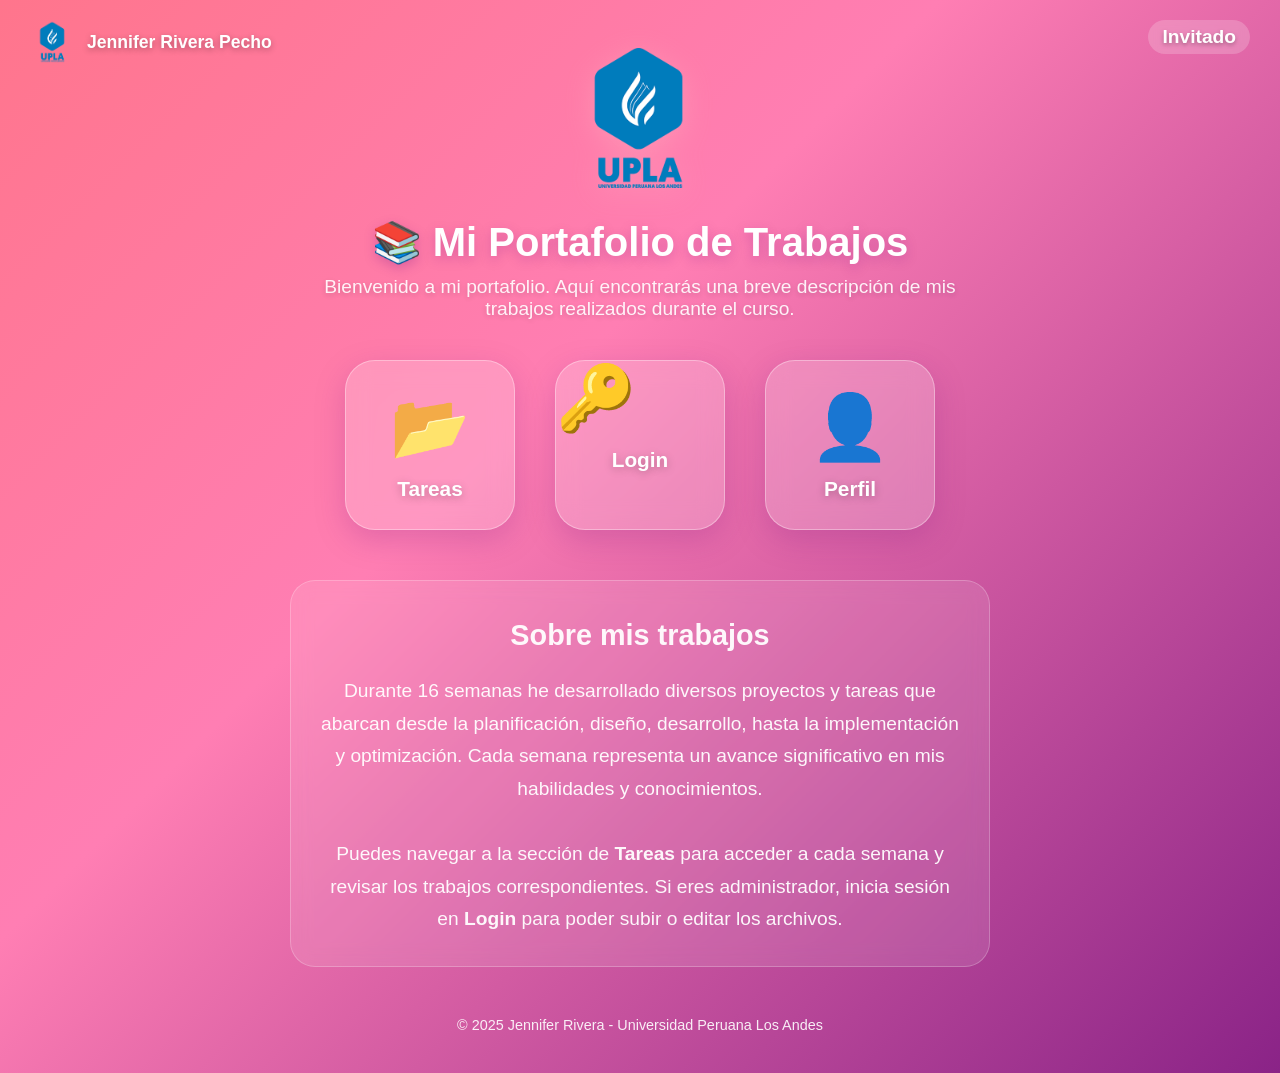
<file: index.html>
<!DOCTYPE html>
<html lang="es">
<head>
  <meta charset="UTF-8" />
  <meta name="viewport" content="width=device-width, initial-scale=1" />
  <title>Portafolio Jennifer - UPLA</title>
  <link rel="stylesheet" href="body.css" />
  <style>
    header {
      text-align: center;
      margin-bottom: 40px;
    }

    header img {
      max-width: 120px;
      margin-bottom: 15px;
    }

    header h1 {
      font-size: 2.5rem;
      margin-bottom: 10px;
    }

    header p {
      font-size: 1.2rem;
      opacity: 0.9;
    }

    /* 🔹 Barra superior con rol y logout */
    .top-bar {
      position: absolute;
      top: 20px;
      right: 30px;
      display: flex;
      align-items: center;
      gap: 15px;
    }

    .nombre-usuario {
      font-size: 1.2rem;
      font-weight: 600;
      color: #fff;
      background: rgba(255, 255, 255, 0.2);
      padding: 6px 14px;
      border-radius: 20px;
      backdrop-filter: blur(5px);
      text-shadow: 0 2px 4px rgba(0, 0, 0, 0.3);
      font-family: 'Poppins', Arial, sans-serif;
    }

    .logout-btn {
      background: linear-gradient(135deg, #ff4757, #ff6b81);
      color: #fff;
      border: none;
      padding: 8px 16px;
      border-radius: 20px;
      cursor: pointer;
      font-size: 0.9rem;
      font-weight: 600;
      display: none;
      box-shadow: 0 4px 12px rgba(255, 71, 87, 0.4);
      transition: all 0.3s ease;
    }
    .logout-btn:hover { 
      background: linear-gradient(135deg, #ee5253, #ff4757);
      transform: translateY(-2px);
    }

    footer {
      margin-top: 50px;
      text-align: center;
      font-size: 0.9rem;
      opacity: 0.9;
      color: #fff;
    }

    /* 🔹 Logo + nombre a la izquierda */
    .left-bar {
      position: absolute;
      top: 20px;
      left: 30px;
      display: flex;
      align-items: center;
      gap: 12px;
    }
    .logo {
      width: 45px;
      height: 45px;
      object-fit: contain;
    }
    .nombre {
      font-size: 1.1rem;
      font-weight: 600;
      color: #fff;
      text-shadow: 0 2px 6px rgba(0, 0, 0, 0.3);
      font-family: 'Poppins', Arial, sans-serif;
    }
  </style>
</head>
<body>
  <!-- 🔹 Logo + nombre a la izquierda -->
  <div class="left-bar">
    <img src="lupla.png" alt="Logo" class="logo" />
    <span class="nombre">Jennifer Rivera Pecho</span>
  </div>

  <!-- 🔹 Barra superior -->
  <div class="top-bar">
    <div class="nombre-usuario" id="userLabel">Invitado</div>
    <button class="logout-btn" id="logoutBtn">Cerrar sesión</button>
  </div>

  <header>
    <img src="lupla.png" alt="Logo oficial de UPLA">
    <h1>📚 Mi Portafolio de Trabajos</h1>
    <p>Bienvenido a mi portafolio. Aquí encontrarás una breve descripción de mis trabajos realizados durante el curso.</p>
  </header>

  <main>
    <div class="presentacion-grid">
      <!-- 📂 Botón de tareas (fuerza invitado) -->
      <div class="presentacion-card" onclick="entrarComoInvitado()">
        <div class="presentacion-icon">📂</div>
        <div class="presentacion-title">Tareas</div>
      </div>

      <!-- 🔑 Botón de login (solo invitado) -->
      <a href="login.html" class="presentacion-card solo-invitado" aria-label="Ir al login">
        <div class="presentacion-icon">🔑</div>
        <div class="presentacion-title">Login</div>
      </a>      

      <!-- 👤 Botón de perfil (todos) -->
      <a href="perfil.html" class="presentacion-card" aria-label="Ir al perfil">
        <div class="presentacion-icon">👤</div>
        <div class="presentacion-title">Perfil</div>
      </a>

      <!-- ⚙️ Botones solo admin -->
      <a href="subir.html" class="presentacion-card admin-only" aria-label="Subir tareas">
        <div class="presentacion-icon">📤</div>
        <div class="presentacion-title">Subir</div>
      </a>
      <a href="editar.html" class="presentacion-card admin-only" aria-label="Editar tareas">
        <div class="presentacion-icon">✏️</div>
        <div class="presentacion-title">Editar</div>
      </a>
    </div>

    <section class="descripcion-trabajos">
      <h2>Sobre mis trabajos</h2>
      <p>
        Durante 16 semanas he desarrollado diversos proyectos y tareas que abarcan desde la planificación, diseño, desarrollo, hasta la implementación y optimización. Cada semana representa un avance significativo en mis habilidades y conocimientos.
      </p>
      <br />
      <p>
        Puedes navegar a la sección de <strong>Tareas</strong> para acceder a cada semana y revisar los trabajos correspondientes. 
        Si eres administrador, inicia sesión en <strong>Login</strong> para poder subir o editar los archivos.
      </p>
    </section>
  </main>

  <footer>
    <p>&copy; 2025 Jennifer Rivera - Universidad Peruana Los Andes</p>
  </footer>

  <script>
    // 🔹 Forzar invitado al entrar por tareas
    function entrarComoInvitado() {
      localStorage.setItem("esAdmin", "false");
      window.location.href = "tareas.html";
    }

    function verificarRol() {
      const esAdmin = localStorage.getItem("esAdmin");
      const userLabel = document.getElementById("userLabel");
      const logoutBtn = document.getElementById("logoutBtn");

      if (esAdmin === "true") {
        // Admin
        userLabel.textContent = "Administrador";
        logoutBtn.style.display = "inline-block";
        document.querySelectorAll(".admin-only").forEach(el => el.style.display = "inline-block");
        document.querySelectorAll(".solo-invitado").forEach(el => el.style.display = "none");
      } else {
        // Invitado
        userLabel.textContent = "Invitado";
        logoutBtn.style.display = "none";
        document.querySelectorAll(".admin-only").forEach(el => el.style.display = "none");
        document.querySelectorAll(".solo-invitado").forEach(el => el.style.display = "inline-block");
      }
    }

    function cerrarSesion() {
      localStorage.setItem("esAdmin", "false");
      verificarRol();
      alert("Sesión cerrada. Ahora eres Invitado.");
    }

    // Inicializar
    window.onload = () => {
      verificarRol();
      document.getElementById("logoutBtn").addEventListener("click", cerrarSesion);
    };
  </script>
</body>
</html>
</file>
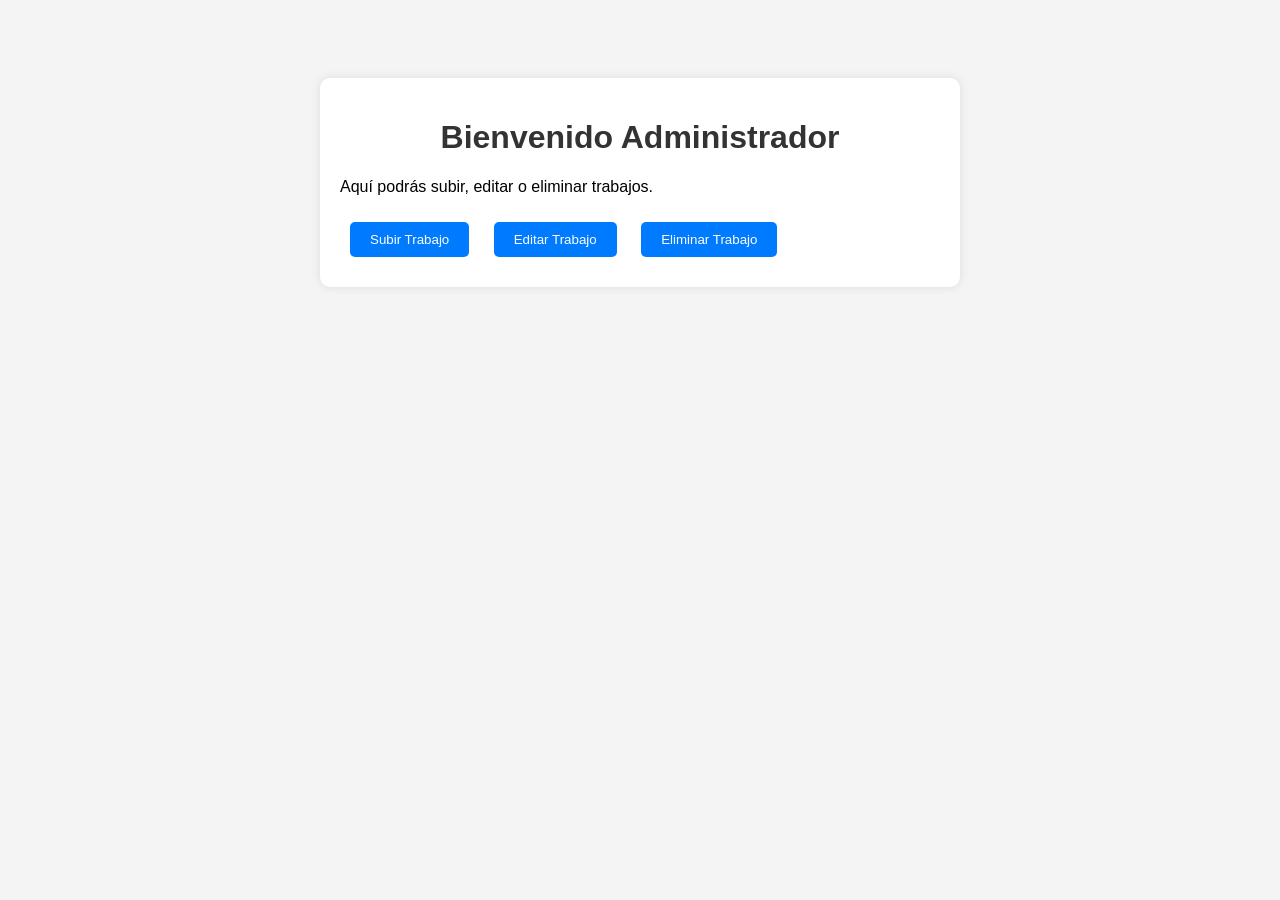
<file: admin.html>
<!DOCTYPE html>
<html lang="es">
<head>
  <meta charset="UTF-8">
  <meta name="viewport" content="width=device-width, initial-scale=1.0">
  <title>Panel de Administrador</title>
  <style>
    body {
      font-family: Arial, sans-serif;
      background: #f4f4f4;
      padding: 20px;
    }
    h1 {
      text-align: center;
      color: #333;
    }
    .contenedor {
      max-width: 600px;
      margin: 50px auto;
      background: #fff;
      padding: 20px;
      border-radius: 10px;
      box-shadow: 0px 0px 10px rgba(0,0,0,0.1);
    }
    button {
      background: #007bff;
      color: white;
      padding: 10px 20px;
      margin: 10px;
      border: none;
      border-radius: 5px;
      cursor: pointer;
    }
    button:hover {
      background: #0056b3;
    }
  </style>
</head>
<body>
  <div class="contenedor">
    <h1>Bienvenido Administrador</h1>
    <p>Aquí podrás subir, editar o eliminar trabajos.</p>
    <button onclick="alert('Función de subir aún no implementada')">Subir Trabajo</button>
    <button onclick="alert('Función de editar aún no implementada')">Editar Trabajo</button>
    <button onclick="alert('Función de eliminar aún no implementada')">Eliminar Trabajo</button>
  </div>
</body>
</html>
</file>
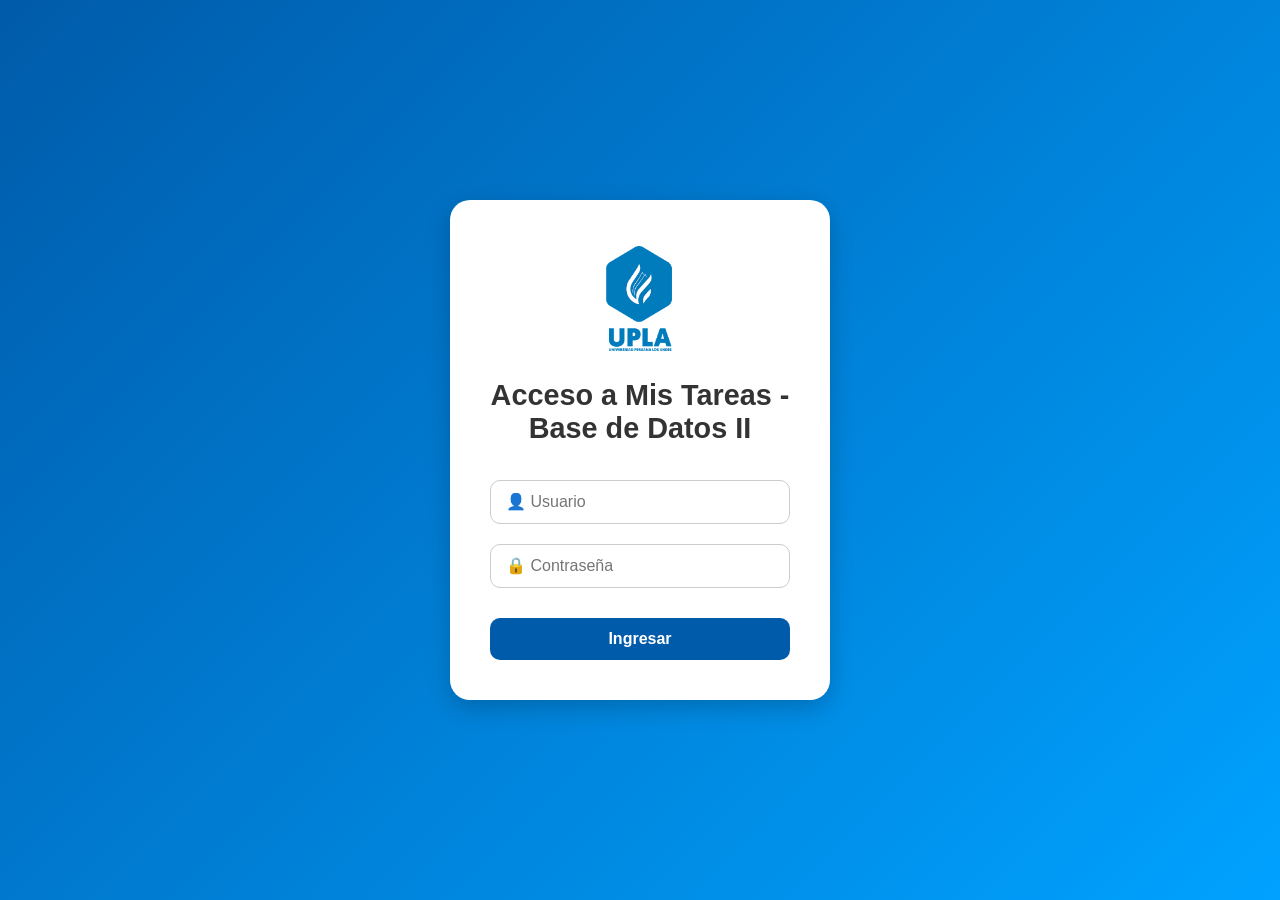
<file: login.html>
<!DOCTYPE html>
<html lang="es">
<head>
  <meta charset="UTF-8">
  <meta name="viewport" content="width=device-width, initial-scale=1">
  <title>Login - Mis Tareas</title>
  <link rel="stylesheet" href="body.css">
  <style>
    body {
      margin: 0;
      padding: 0;
      font-family: "Segoe UI", sans-serif;
      background: linear-gradient(135deg, #005baa, #00a2ff);
      height: 100vh;
      display: flex;
      justify-content: center;
      align-items: center;
    }

    .login-container {
      background: #fff;
      padding: 40px;
      border-radius: 20px;
      box-shadow: 0 8px 25px rgba(0,0,0,0.2);
      width: 100%;
      max-width: 380px;
      text-align: center;
      animation: fadeIn 1s ease-in-out;
    }

    .login-container img {
      width: 90px;
      margin-bottom: 15px;
    }

    .login-container h1 {
      margin-bottom: 25px;
      font-size: 1.8em;
      color: #333;
    }

    .login-container input {
      width: 100%;
      padding: 12px 15px;
      margin: 10px 0;
      border: 1px solid #ccc;
      border-radius: 10px;
      outline: none;
      font-size: 1em;
      transition: 0.3s;
    }

    .login-container input:focus {
      border-color: #005baa;
      box-shadow: 0 0 6px rgba(0,91,170,0.4);
    }

    .login-container button {
      width: 100%;
      padding: 12px;
      margin-top: 20px;
      background: #005baa;
      border: none;
      border-radius: 10px;
      color: #fff;
      font-size: 1em;
      font-weight: bold;
      cursor: pointer;
      transition: 0.3s;
    }

    .login-container button:hover {
      background: #004080;
    }

    .error-msg {
      color: #d9534f;
      font-size: 0.9em;
      margin-top: 10px;
      display: none;
    }

    @keyframes fadeIn {
      from {opacity: 0; transform: translateY(-20px);}
      to {opacity: 1; transform: translateY(0);}
    }
  </style>
</head>
<body>

  <div class="login-container">
    <img src="lupla.png" alt="Logo Universidad">
    <h1>Acceso a Mis Tareas - Base de Datos II</h1>
    <form onsubmit="return validarLogin(event)">
      <input type="text" id="usuario" placeholder="👤 Usuario" required>
      <input type="password" id="password" placeholder="🔒 Contraseña" required>
      <button type="submit">Ingresar</button>
      <div class="error-msg" id="errorMsg">⚠️ Usuario o contraseña incorrectos</div>
    </form>
  </div>

  <script>
    function validarLogin(e) {
      e.preventDefault();
      const user = document.getElementById("usuario").value.trim();
      const pass = document.getElementById("password").value.trim();
      const errorMsg = document.getElementById("errorMsg");

      // 🔐 Credenciales admin
      const userValido = "admin";
      const passValido = "1234";

      if (user === userValido && pass === passValido) {
        // ✅ Guardamos rol admin
        localStorage.setItem("userName", "Administrador");
        localStorage.setItem("isAdmin", "true");
        window.location.href = "tareas.html"; 
      } else if (user !== "" && pass !== "") {
        // 👤 Invitado (usuario normal)
        localStorage.setItem("userName", user);
        localStorage.setItem("isAdmin", "false");
        window.location.href = "tareas.html"; 
      } else {
        errorMsg.style.display = "block";
      }
    }
  </script>
  
</body>
</html>
</file>
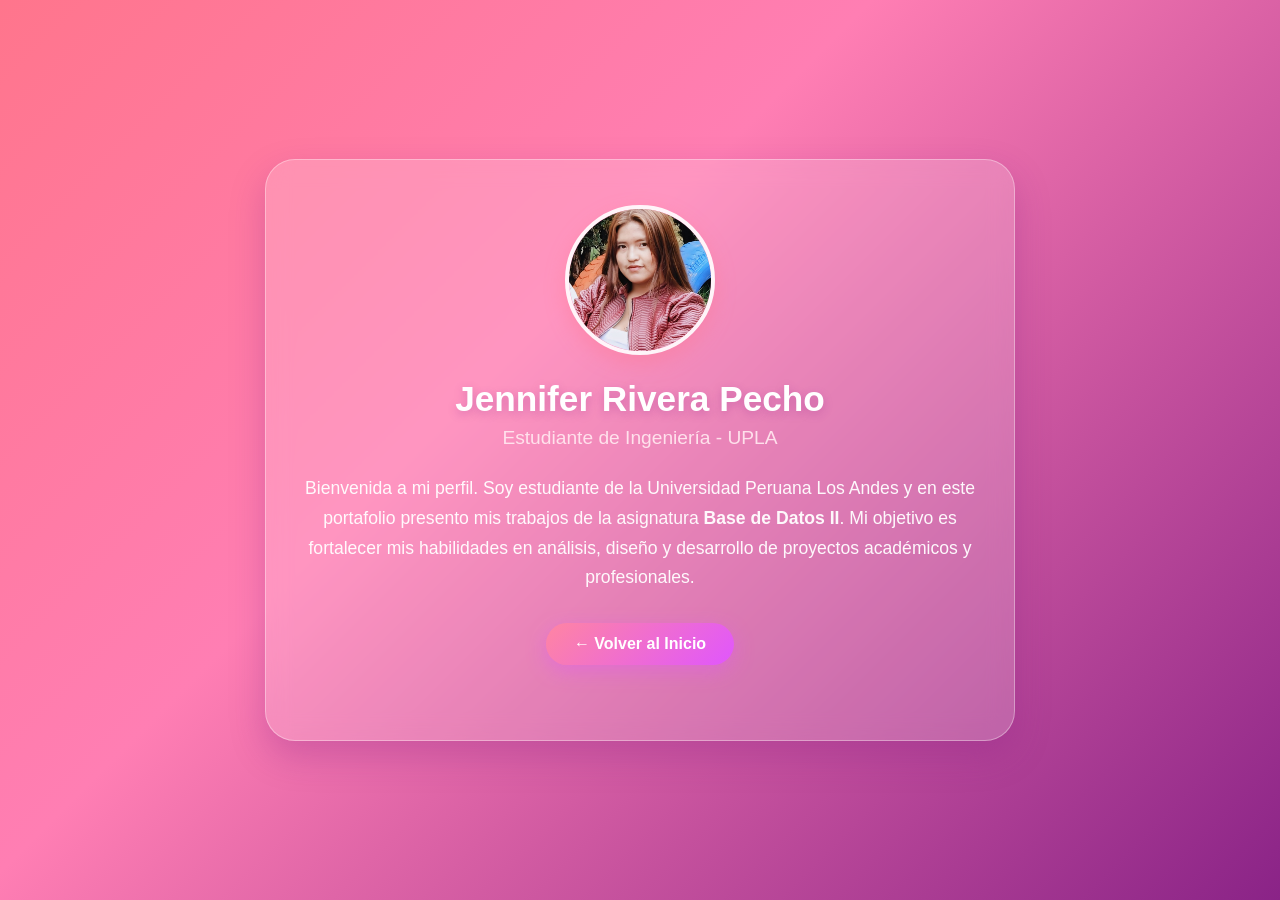
<file: perfil.html>
<!DOCTYPE html>
<html lang="es">
<head>
  <meta charset="UTF-8" />
  <meta name="viewport" content="width=device-width, initial-scale=1" />
  <title>Perfil - Jennifer Rivera</title>
  <link rel="stylesheet" href="body.css" />
  <style>
    body {
      margin: 0;
      font-family: 'Poppins', "Segoe UI", sans-serif;
      /* Mismo fondo degradado rosa/violeta */
      background: linear-gradient(135deg, #ff758c 0%, #ff7eb3 40%, #8a2387 100%);
      color: #fff;
      min-height: 100vh;
      display: flex;
      align-items: center;
      justify-content: center;
      padding: 20px;
    }

    .perfil-container {
      max-width: 750px;
      width: 100%;
      margin: 40px auto;
      /* Cristal translúcido rosado */
      background: rgba(255, 255, 255, 0.18);
      border: 1px solid rgba(255, 255, 255, 0.35);
      padding: 45px 35px;
      border-radius: 30px;
      text-align: center;
      box-shadow: 0 15px 35px rgba(138, 35, 135, 0.3);
      backdrop-filter: blur(12px);
    }

    .perfil-container img {
      width: 150px;
      height: 150px;
      border-radius: 50%;
      margin-bottom: 20px;
      border: 4px solid rgba(255, 255, 255, 0.9);
      box-shadow: 0 8px 20px rgba(255, 117, 140, 0.4);
      object-fit: cover;
    }

    .perfil-container h1 {
      font-size: 2.2rem;
      font-weight: 700;
      margin-bottom: 8px;
      text-shadow: 0 3px 10px rgba(138, 35, 135, 0.3);
    }

    .perfil-container h2 {
      font-size: 1.2rem;
      font-weight: 500;
      opacity: 0.95;
      margin-bottom: 25px;
      color: #ffe6ee;
    }

    .perfil-container p {
      font-size: 1.1rem;
      line-height: 1.7;
      margin-bottom: 30px;
      opacity: 0.95;
    }

    .back-button {
      display: inline-flex;
      align-items: center;
      gap: 8px;
      background: linear-gradient(135deg, #ff85a2, #e056fd);
      color: #fff;
      padding: 12px 28px;
      border-radius: 50px;
      text-decoration: none;
      font-weight: 600;
      box-shadow: 0 6px 20px rgba(224, 86, 253, 0.4);
      transition: all 0.3s ease;
    }

    .back-button:hover {
      transform: translateY(-3px);
      box-shadow: 0 10px 25px rgba(224, 86, 253, 0.6);
      background: linear-gradient(135deg, #ff758c, #d236ee);
    }
  </style>
</head>
<body>
  <div class="perfil-container">
    <!-- 🔧 Foto de perfil -->
    <img src="ftperfil.jpeg" alt="Foto de Jennifer Rivera Pecho">

    <h1>Jennifer Rivera Pecho</h1>
    <h2>Estudiante de Ingeniería - UPLA</h2>

    <p>
      Bienvenida a mi perfil. Soy estudiante de la Universidad Peruana Los Andes y en este portafolio presento mis trabajos de la asignatura <strong>Base de Datos II</strong>. 
      Mi objetivo es fortalecer mis habilidades en análisis, diseño y desarrollo de proyectos académicos y profesionales.
    </p>

    <a href="index.html" class="back-button">← Volver al Inicio</a>
  </div>
</body>
</html>
</file>
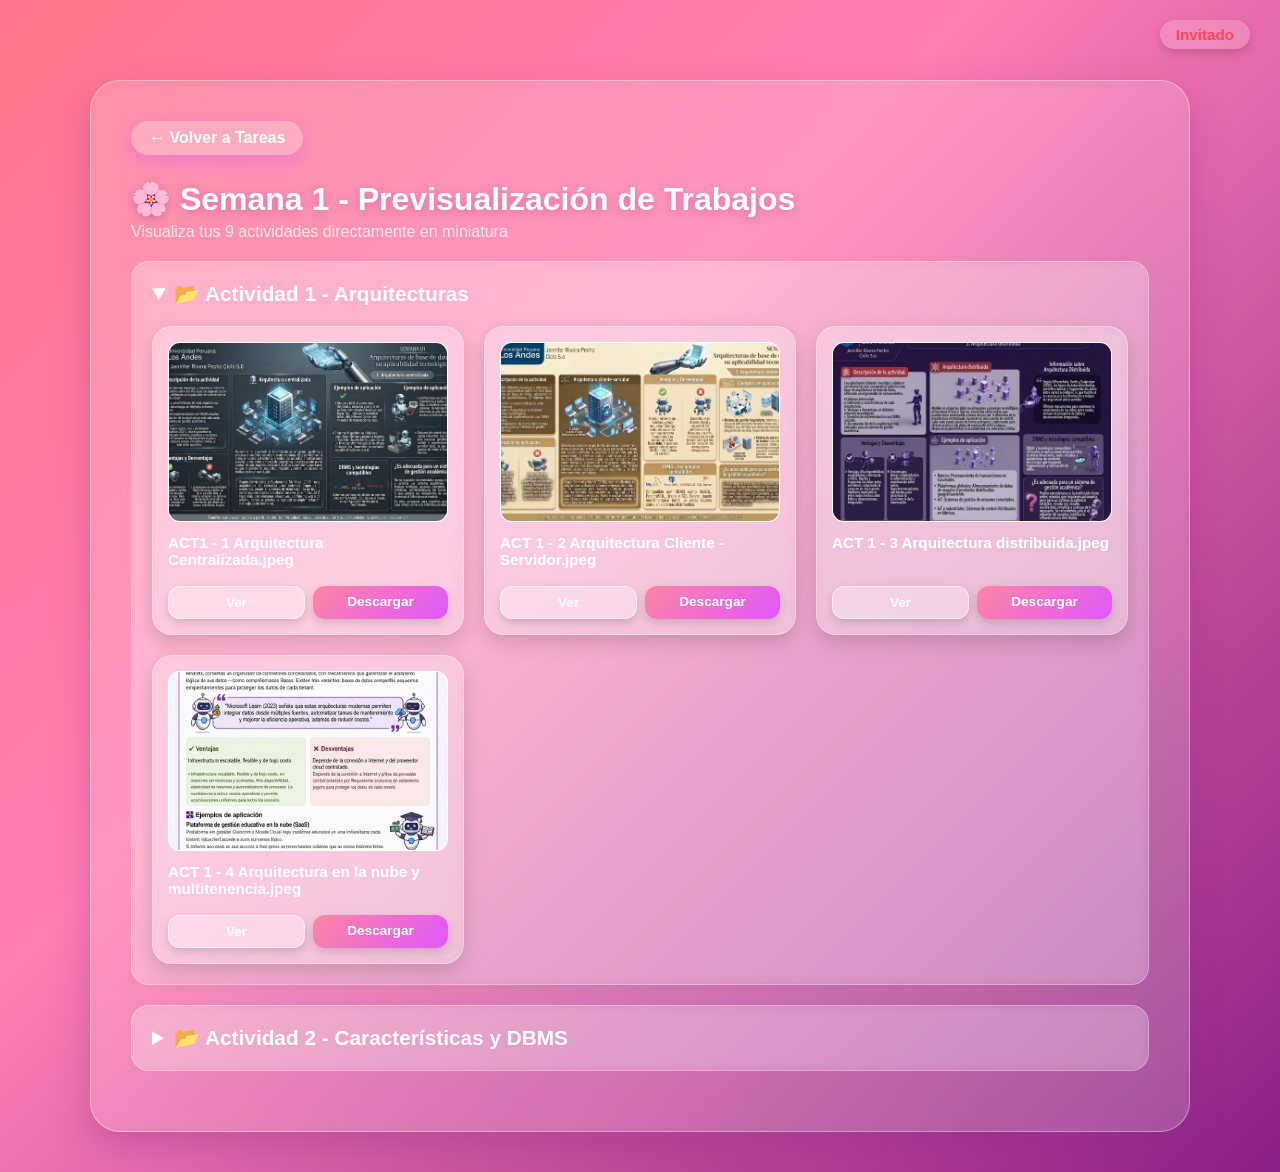
<file: semana1.html>
<!DOCTYPE html>
<html lang="es">
<head>
  <meta charset="UTF-8" />
  <meta name="viewport" content="width=device-width, initial-scale=1" />
  <title>Semana 1 - Jennifer Rivera</title>
  <link rel="stylesheet" href="body.css" />

  <style>
    body {
      font-family: 'Poppins', "Segoe UI", sans-serif;
      margin: 0;
      padding: 0;
      background: linear-gradient(135deg, #ff758c 0%, #ff7eb3 40%, #8a2387 100%);
      color: #fff;
      min-height: 100vh;
      display: flex;
      justify-content: center;
      align-items: center;
    }

    .user-name {
      position: absolute;
      top: 20px;
      right: 30px;
      font-weight: 600;
      background: rgba(255, 255, 255, 0.2);
      padding: 6px 16px;
      border-radius: 20px;
      font-size: 0.95rem;
      backdrop-filter: blur(8px);
      box-shadow: 0 4px 10px rgba(0,0,0,0.15);
    }

    .semana-container {
      max-width: 1100px;
      width: 95%;
      margin: 80px auto 40px;
      background: rgba(255, 255, 255, 0.18);
      backdrop-filter: blur(15px);
      padding: 40px;
      border-radius: 30px;
      border: 1px solid rgba(255, 255, 255, 0.35);
      box-shadow: 0 15px 35px rgba(138, 35, 135, 0.3);
    }

    .semana-header h1 {
      margin: 10px 0 5px;
      font-size: 2rem;
      font-weight: 700;
      text-shadow: 0 3px 10px rgba(138, 35, 135, 0.3);
    }

    .semana-header p {
      color: #ffe6ee;
      margin-bottom: 20px;
      font-size: 1rem;
    }

    .back-button {
      text-decoration: none;
      color: #fff;
      background: rgba(255, 255, 255, 0.25);
      padding: 8px 18px;
      border-radius: 20px;
      font-weight: 600;
      display: inline-block;
      margin-bottom: 15px;
      transition: all 0.3s ease;
    }
    .back-button:hover {
      background: rgba(255, 255, 255, 0.4);
      transform: translateX(-3px);
    }

    /* Estilos para el acordeón de actividades */
    details {
      background: rgba(255, 255, 255, 0.15);
      border: 1px solid rgba(255, 255, 255, 0.3);
      border-radius: 18px;
      margin-bottom: 20px;
      padding: 20px;
      backdrop-filter: blur(5px);
    }

    summary {
      font-size: 1.3rem;
      font-weight: 600;
      cursor: pointer;
      color: #fff;
      outline: none;
    }

    /* Contenedor en cuadrícula para las tarjetas con previsualización */
    .cards-grid {
      display: grid;
      grid-template-columns: repeat(auto-fit, minmax(280px, 1fr));
      gap: 20px;
      margin-top: 20px;
    }

    /* Tarjeta estilo la imagen de referencia */
    .preview-card {
      background: rgba(255, 255, 255, 0.2);
      border: 1px solid rgba(255, 255, 255, 0.3);
      border-radius: 20px;
      padding: 15px;
      display: flex;
      flex-direction: column;
      justify-content: space-between;
      backdrop-filter: blur(8px);
      box-shadow: 0 8px 20px rgba(0,0,0,0.15);
      transition: transform 0.3s ease;
    }
    .preview-card:hover {
      transform: translateY(-5px);
    }

    /* Ventanita de previsualización (Iframe o Imagen integrada) */
    .preview-window {
      width: 100%;
      height: 180px;
      background: #fff;
      border-radius: 12px;
      overflow: hidden;
      border: 1px solid rgba(255,255,255,0.4);
      margin-bottom: 12px;
      display: flex;
      align-items: center;
      justify-content: center;
    }

    .preview-window iframe, 
    .preview-window img {
      width: 100%;
      height: 100%;
      object-fit: cover;
      border: none;
    }

    .file-title {
      font-size: 0.95rem;
      font-weight: 600;
      margin-bottom: 12px;
      color: #fff;
      min-height: 40px;
    }

    /* Botones inferiores */
    .card-actions {
      display: flex;
      gap: 8px;
    }

    .action-btn {
      flex: 1;
      text-align: center;
      text-decoration: none;
      padding: 8px 10px;
      border-radius: 12px;
      font-size: 0.85rem;
      font-weight: 600;
      box-shadow: 0 4px 10px rgba(0,0,0,0.15);
      transition: all 0.3s ease;
    }

    .view-btn {
      background: rgba(255, 255, 255, 0.3);
      color: #fff;
      border: 1px solid rgba(255, 255, 255, 0.5);
    }
    .view-btn:hover { background: rgba(255, 255, 255, 0.5); }

    .download-btn {
      background: linear-gradient(135deg, #ff85a2, #e056fd);
      color: #fff;
    }
    .download-btn:hover { background: linear-gradient(135deg, #ff758c, #d236ee); }
  </style>
</head>

<body>
  <div class="user-name" id="userName">Cargando...</div>

  <div class="semana-container">
    <div class="semana-header">
      <a href="tareas.html" class="back-button">← Volver a Tareas</a>
      <h1>🌸 Semana 1 - Previsualización de Trabajos</h1>
      <p>Visualiza tus 9 actividades directamente en miniatura</p>
    </div>

    <!-- ACTIVIDAD 1 -->
    <details open>
      <summary>📂 Actividad 1 - Arquitecturas</summary>
      <div class="cards-grid">
        
        <!-- Trabajo 1 -->
        <div class="preview-card">
          <div class="preview-window">
            <img src="tareas semanales/tarea_sem1/ACT1 - 1 Arquitectura Centralizada.jpeg" alt="Act 1">
          </div>
          <div class="file-title">ACT1 - 1 Arquitectura Centralizada.jpeg</div>
          <div class="card-actions">
            <a href="tareas semanales/tarea_sem1/ACT1 - 1 Arquitectura Centralizada.jpeg" target="_blank" class="action-btn view-btn">Ver</a>
            <a href="tareas semanales/tarea_sem1/ACT1 - 1 Arquitectura Centralizada.jpeg" download class="action-btn download-btn">Descargar</a>
          </div>
        </div>

        <!-- Trabajo 2 -->
        <div class="preview-card">
          <div class="preview-window">
            <img src="tareas semanales/tarea_sem1/ACT 1 - 2 Arquitectura Cliente - Servidor.jpeg" alt="Act 2">
          </div>
          <div class="file-title">ACT 1 - 2 Arquitectura Cliente - Servidor.jpeg</div>
          <div class="card-actions">
            <a href="tareas semanales/tarea_sem1/ACT 1 - 2 Arquitectura Cliente - Servidor.jpeg" target="_blank" class="action-btn view-btn">Ver</a>
            <a href="tareas semanales/tarea_sem1/ACT 1 - 2 Arquitectura Cliente - Servidor.jpeg" download class="action-btn download-btn">Descargar</a>
          </div>
        </div>

        <!-- Trabajo 3 -->
        <div class="preview-card">
          <div class="preview-window">
            <img src="tareas semanales/tarea_sem1/ACT 1 - 3 Arquitectura distribuida.jpeg" alt="Act 3">
          </div>
          <div class="file-title">ACT 1 - 3 Arquitectura distribuida.jpeg</div>
          <div class="card-actions">
            <a href="tareas semanales/tarea_sem1/ACT 1 - 3 Arquitectura distribuida.jpeg" target="_blank" class="action-btn view-btn">Ver</a>
            <a href="tareas semanales/tarea_sem1/ACT 1 - 3 Arquitectura distribuida.jpeg" download class="action-btn download-btn">Descargar</a>
          </div>
        </div>

        <!-- Trabajo 4 -->
        <div class="preview-card">
          <div class="preview-window">
            <img src="tareas semanales/tarea_sem1/ACT 1 - 4 Arquitectura en la nube y multitenencia.jpeg" alt="Act 4">
          </div>
          <div class="file-title">ACT 1 - 4 Arquitectura en la nube y multitenencia.jpeg</div>
          <div class="card-actions">
            <a href="tareas semanales/tarea_sem1/ACT 1 - 4 Arquitectura en la nube y multitenencia.jpeg" target="_blank" class="action-btn view-btn">Ver</a>
            <a href="tareas semanales/tarea_sem1/ACT 1 - 4 Arquitectura en la nube y multitenencia.jpeg" download class="action-btn download-btn">Descargar</a>
          </div>
        </div>

      </div>
    </details>

    <!-- ACTIVIDAD 2 -->
    <details>
      <summary>📂 Actividad 2 - Características y DBMS</summary>
      <div class="cards-grid">
        
        <!-- Trabajo 5 -->
        <div class="preview-card">
          <div class="preview-window">
            <img src="tareas semanales/tarea_sem1/ACT II 1_Caracteristicas_de_la_base_de_datos.jpeg" alt="Act II 1">
          </div>
          <div class="file-title">ACT II 1_Caracteristicas_de_la_base_de_datos.jpeg</div>
          <div class="card-actions">
            <a href="tareas semanales/tarea_sem1/ACT II 1_Caracteristicas_de_la_base_de_datos.jpeg" target="_blank" class="action-btn view-btn">Ver</a>
            <a href="tareas semanales/tarea_sem1/ACT II 1_Caracteristicas_de_la_base_de_datos.jpeg" download class="action-btn download-btn">Descargar</a>
          </div>
        </div>

        <!-- Trabajo 6 -->
        <div class="preview-card">
          <div class="preview-window">
            <img src="tareas semanales/tarea_sem1/ACT II 2_Caracteristicas_de_los_DBMS.jpeg" alt="Act II 2">
          </div>
          <div class="file-title">ACT II 2_Caracteristicas_de_los_DBMS.jpeg</div>
          <div class="card-actions">
            <a href="tareas semanales/tarea_sem1/ACT II 2_Caracteristicas_de_los_DBMS.jpeg" target="_blank" class="action-btn view-btn">Ver</a>
            <a href="tareas semanales/tarea_sem1/ACT II 2_Caracteristicas_de_los_DBMS.jpeg" download class="action-btn download-btn">Descargar</a>
          </div>
        </div>

        <!-- Trabajo 7 -->
        <div class="preview-card">
          <div class="preview-window">
            <img src="tareas semanales/tarea_sem1/ACT II 3_Desarrollo_tecnologico_y_mercado.jpeg" alt="Act II 3">
          </div>
          <div class="file-title">ACT II 3_Desarrollo_tecnologico_y_mercado.jpeg</div>
          <div class="card-actions">
            <a href="tareas semanales/tarea_sem1/ACT II 3_Desarrollo_tecnologico_y_mercado.jpeg" target="_blank" class="action-btn view-btn">Ver</a>
            <a href="tareas semanales/tarea_sem1/ACT II 3_Desarrollo_tecnologico_y_mercado.jpeg" download class="action-btn download-btn">Descargar</a>
          </div>
        </div>

        <!-- Trabajo 8 -->
        <div class="preview-card">
          <div class="preview-window">
            <img src="tareas semanales/tarea_sem1/ACT II 4_Arquitecturas_de_los_DBMS.jpeg" alt="Act II 4">
          </div>
          <div class="file-title">ACT II 4_Arquitecturas_de_los_DBMS.jpeg</div>
          <div class="card-actions">
            <a href="tareas semanales/tarea_sem1/ACT II 4_Arquitecturas_de_los_DBMS.jpeg" target="_blank" class="action-btn view-btn">Ver</a>
            <a href="tareas semanales/tarea_sem1/ACT II 4_Arquitecturas_de_los_DBMS.jpeg" download class="action-btn download-btn">Descargar</a>
          </div>
        </div>

        <!-- Trabajo 9 -->
        <div class="preview-card">
          <div class="preview-window">
            <img src="tareas semanales/tarea_sem1/ACT II 5_Impactos_organizacionales.jpeg" alt="Act II 5">
          </div>
          <div class="file-title">ACT II 5_Impactos_organizacionales.jpeg</div>
          <div class="card-actions">
            <a href="tareas semanales/tarea_sem1/ACT II 5_Impactos_organizacionales.jpeg" target="_blank" class="action-btn view-btn">Ver</a>
            <a href="tareas semanales/tarea_sem1/ACT II 5_Impactos_organizacionales.jpeg" download class="action-btn download-btn">Descargar</a>
          </div>
        </div>

      </div>
    </details>

  </div>

  <script>
    document.addEventListener("DOMContentLoaded", () => {
      const esAdmin = localStorage.getItem("esAdmin") === "true" || localStorage.getItem("isAdmin") === "true";
      document.getElementById("userName").textContent = esAdmin ? "Administrador" : "Invitado";
    });
  </script>
</body>
</html>
</file>
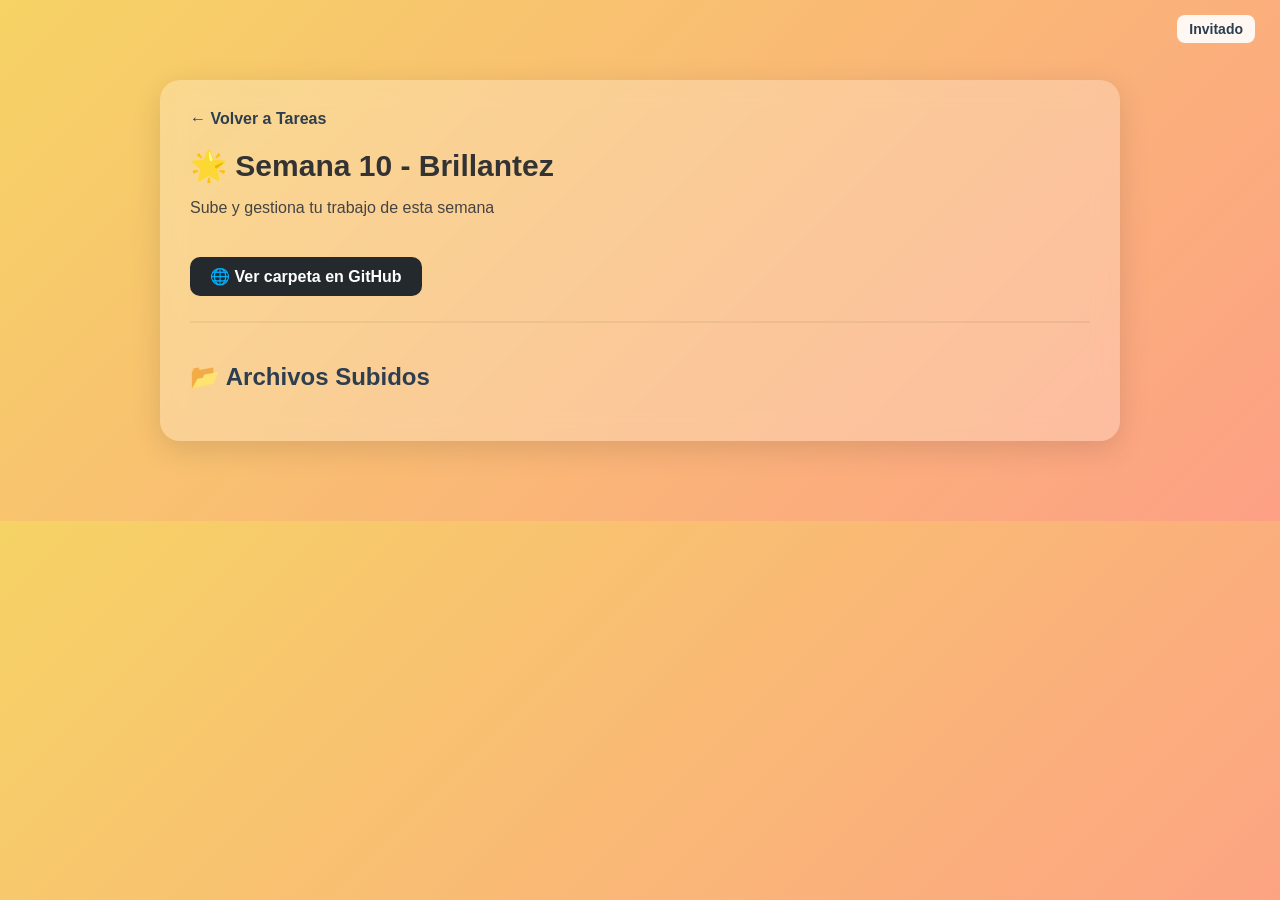
<file: semana10.html>
<!DOCTYPE html>
<html lang="es">
<head>
  <meta charset="UTF-8" />
  <meta name="viewport" content="width=device-width, initial-scale=1" />
  <title>Semana 10 - Brillantez</title>
  <style>
    /* --- ESTILOS GENERALES --- */
    body {
      font-family: "Segoe UI", Roboto, sans-serif;
      margin: 0;
      padding: 0;
      background: linear-gradient(135deg, #f6d365, #fda085);
      color: #2c3e50;
    }

    .top-bar {
      position: absolute;
      top: 15px;
      right: 25px;
      display: flex;
      align-items: center;
      gap: 15px;
    }

    .user-label {
      font-weight: 600;
      background: rgba(255,255,255,0.9);
      padding: 6px 12px;
      border-radius: 8px;
      font-size: 14px;
      color: #2c3e50;
    }

    .logout-btn {
      background: #d9534f;
      color: #fff;
      border: none;
      padding: 6px 12px;
      border-radius: 6px;
      cursor: pointer;
      font-size: 0.9rem;
      transition: background 0.3s;
    }
    .logout-btn:hover { background: #b52b27; }

    .semana-container {
      max-width: 900px;
      margin: 80px auto;
      background: rgba(255, 255, 255, 0.25);
      backdrop-filter: blur(12px);
      padding: 30px;
      border-radius: 20px;
      box-shadow: 0 8px 30px rgba(0, 0, 0, 0.12);
      animation: fadeIn 0.7s ease;
      color: #2c3e50;
    }

    @keyframes fadeIn {
      from { opacity: 0; transform: translateY(20px); }
      to   { opacity: 1; transform: translateY(0); }
    }

    .semana-header h1 { margin: 0; font-size: 30px; color: #333; }
    .semana-header p { color: #444; margin-bottom: 25px; }

    .back-button {
      text-decoration: none;
      color: #2c3e50;
      font-weight: 700;
      display: inline-block;
      margin-bottom: 20px;
      transition: color 0.2s;
    }
    .back-button:hover { color: #000; }

    /* --- BOTONES --- */
    .file-input-button {
      background: #ff7a59;
      color: #fff;
      padding: 10px 18px;
      border-radius: 8px;
      cursor: pointer;
      font-size: 15px;
      display: inline-block;
      transition: transform 0.12s, box-shadow 0.12s;
      box-shadow: 0 4px 10px rgba(0,0,0,0.08);
    }
    .file-input-button:hover { transform: translateY(-2px); box-shadow: 0 8px 18px rgba(0,0,0,0.12); }

    input[type="file"] { display: none; }

    button {
      border: none;
      padding: 10px 20px;
      font-size: 15px;
      border-radius: 8px;
      cursor: pointer;
      color: #fff;
      transition: background 0.2s, transform 0.12s;
    }

    .upload-btn { background: #2ecc71; }
    .upload-btn:hover { background: #27ae60; transform: translateY(-2px); }

    .delete-btn { background: #e74c3c; }
    .delete-btn:hover { background: #c0392b; transform: translateY(-2px); }

    .download-btn {
      background: #8e44ad;
      text-decoration: none;
      display: inline-block;
      padding: 8px 15px;
      border-radius: 8px;
      font-size: 14px;
      color: #fff;
      text-align: center;
    }
    .download-btn:hover { background: #6c3483; }

    #status { font-weight: 600; margin-top: 10px; color: #2c3e50; }

    /* --- LISTA DE ARCHIVOS --- */
    .work-list {
      border-top: 2px solid rgba(0,0,0,0.05);
      padding-top: 20px;
      margin-top: 25px;
    }

    .file-card {
      display: flex;
      align-items: center;
      background: rgba(255,255,255,0.9);
      border-radius: 14px;
      padding: 15px;
      margin-bottom: 15px;
      box-shadow: 0 6px 18px rgba(0,0,0,0.06);
      gap: 15px;
    }

    .preview-image {
      width: 60px;
      height: 60px;
      object-fit: cover;
      border-radius: 8px;
      border: 1px solid rgba(0,0,0,0.06);
      background: #fff;
    }

    .file-info { flex: 1; }
    .file-name { font-weight: 700; font-size: 16px; color: #2c3e50; }
    .file-size { font-size: 13px; color: #666; }

    .action-buttons { display: flex; gap: 10px; }

    #selectedFile {
      margin-top: 8px;
      font-size: 14px;
      color: #e65c3c;
      font-style: italic;
    }

    @media (max-width: 640px) {
      .semana-container { padding: 18px; margin: 40px 12px; }
      .file-card { flex-direction: column; align-items: stretch; }
      .action-buttons { justify-content: flex-end; }
    }
  </style>
</head>
<body>
  <!-- 🔹 Barra superior -->
  <div class="top-bar">
    <div class="user-label" id="userLabel">Invitado</div>
    <button class="logout-btn" id="logoutBtn" style="display:none;">Salir</button>
  </div>

  <div class="semana-container">
    <div class="semana-header">
      <a href="tareas.html" class="back-button">← Volver a Tareas</a>
      <h1>🌟 Semana 10 - Brillantez</h1>
      <p>Sube y gestiona tu trabajo de esta semana</p>
      <a href="https://github.com/maxi03050/base_de_datos_2/tree/main/tareas%20semanales/tarea_sem10"
   target="_blank"
   style="
     display:inline-block;
     margin-top:15px;
     padding:10px 20px;
     background:#24292e;
     color:#fff;
     text-decoration:none;
     border-radius:10px;
     font-weight:bold;
     transition:0.3s;
   ">
   🌐 Ver carpeta en GitHub
</a>

    </div>

    <!-- SUBIR ARCHIVO -->
    <div class="upload-section" id="adminSection" style="display:none;">
      <h2>Subir Trabajo</h2>
      <form id="uploadForm">
        <label class="file-input-button">
          📁 Seleccionar Archivo
          <input type="file" id="fileInput" accept=".pdf,.jpg,.jpeg,.png,.doc,.docx,.ppt,.pptx" />
        </label>
        <div id="selectedFile">Ningún archivo seleccionado</div>
        <button type="button" class="upload-btn" onclick="subirArchivo()">📤 Subir Trabajo</button>
      </form>
      <p id="status"></p>
    </div>

    <!-- LISTA DE ARCHIVOS -->
    <div class="work-list" id="workList">
      <h2>📂 Archivos Subidos</h2>
      <div id="fileCards"></div>
    </div>
  </div>

  <!-- SUPABASE -->
  <script type="module">
    import { createClient } from "https://esm.sh/@supabase/supabase-js@2";

    const supabase = createClient(
      "https://sxxayzbfdrxxfrltdirb.supabase.co",
      "eyJhbGciOiJIUzI1NiIsInR5cCI6IkpXVCJ9..."
    );

    let archivos = [];

    // Mostrar nombre del archivo
    document.getElementById("fileInput").addEventListener("change", (e) => {
      const selectedFile = document.getElementById("selectedFile");
      selectedFile.textContent = e.target.files.length
        ? `📄 ${e.target.files[0].name}`
        : "Ningún archivo seleccionado";
    });

    // SUBIR ARCHIVO
    async function subirArchivo() {
      const fileInput = document.getElementById("fileInput");
      const status = document.getElementById("status");
      if (!fileInput.files.length) return alert("⚠️ Selecciona un archivo primero");

      const file = fileInput.files[0];
      const filePath = `entregas/${Date.now()}-${file.name}`;
      status.textContent = "⏳ Subiendo...";

      const { error: uploadError } = await supabase.storage.from("trabajos").upload(filePath, file);
      if (uploadError) return (status.textContent = "❌ Error: " + uploadError.message);

      const { data: publicURL } = supabase.storage.from("trabajos").getPublicUrl(filePath);
      const { error: dbError } = await supabase
        .from("archivos")
        .insert([{ nombre: file.name, ruta: filePath, url: publicURL.publicUrl, semana: "Semana 10" }]);
      if (dbError) return (status.textContent = "❌ Error guardando en base de datos");

      status.textContent = "✅ Archivo subido correctamente";
      fileInput.value = "";
      document.getElementById("selectedFile").textContent = "Ningún archivo seleccionado";
      cargarArchivos();
    }

    // LISTAR ARCHIVOS
    async function cargarArchivos() {
      const { data } = await supabase.from("archivos").select("*").eq("semana", "Semana 10").order("subido_en", { ascending: false });
      archivos = data || [];
      mostrarArchivos();
    }

    function mostrarArchivos() {
      const container = document.getElementById("fileCards");
      container.innerHTML = "";
      archivos.forEach((archivo) => {
        const div = document.createElement("div");
        div.className = "file-card";

        const img = document.createElement("img");
        img.className = "preview-image";
        img.src = archivo.url && archivo.url.match(/\.(jpg|jpeg|png)$/i)
          ? archivo.url
          : "https://cdn-icons-png.flaticon.com/512/109/109612.png";

        const info = document.createElement("div");
        info.className = "file-info";
        info.innerHTML = `<div class="file-name">${archivo.nombre}</div>`;

        const buttons = document.createElement("div");
        buttons.className = "action-buttons";

        const download = document.createElement("a");
        download.className = "download-btn";
        download.href = archivo.url;
        download.target = "_blank";
        download.textContent = "⬇️ Descargar";
        buttons.appendChild(download);

        const del = document.createElement("button");
        del.className = "delete-btn";
        del.textContent = "🗑️ Borrar";
        del.onclick = async () => {
          if (!confirm("⚠️ ¿Seguro que deseas eliminar este archivo?")) return;
          await supabase.storage.from("trabajos").remove([archivo.ruta]);
          await supabase.from("archivos").delete().eq("id", archivo.id);
          cargarArchivos();
          document.getElementById("status").textContent = "✅ Archivo eliminado correctamente";
        };

        // Solo admin puede borrar
        if (localStorage.getItem("isAdmin") === "true") buttons.appendChild(del);

        div.appendChild(img);
        div.appendChild(info);
        div.appendChild(buttons);
        container.appendChild(div);
      });
    }

    document.addEventListener("DOMContentLoaded", () => {
      const esAdmin = localStorage.getItem("isAdmin") === "true";
      const userLabel = document.getElementById("userLabel");
      const logoutBtn = document.getElementById("logoutBtn");
      const adminSection = document.getElementById("adminSection");

      if (esAdmin) {
        userLabel.textContent = "Administrador";
        logoutBtn.style.display = "inline-block";
        adminSection.style.display = "block";
      } else {
        userLabel.textContent = "Invitado";
      }

      logoutBtn.addEventListener("click", () => {
        localStorage.setItem("isAdmin", "false");
        alert("Sesión cerrada. Ahora eres Invitado.");
        window.location.href = "index.html";
      });

      cargarArchivos();
    });

    window.subirArchivo = subirArchivo;
  </script>
</body>
</html>
</file>
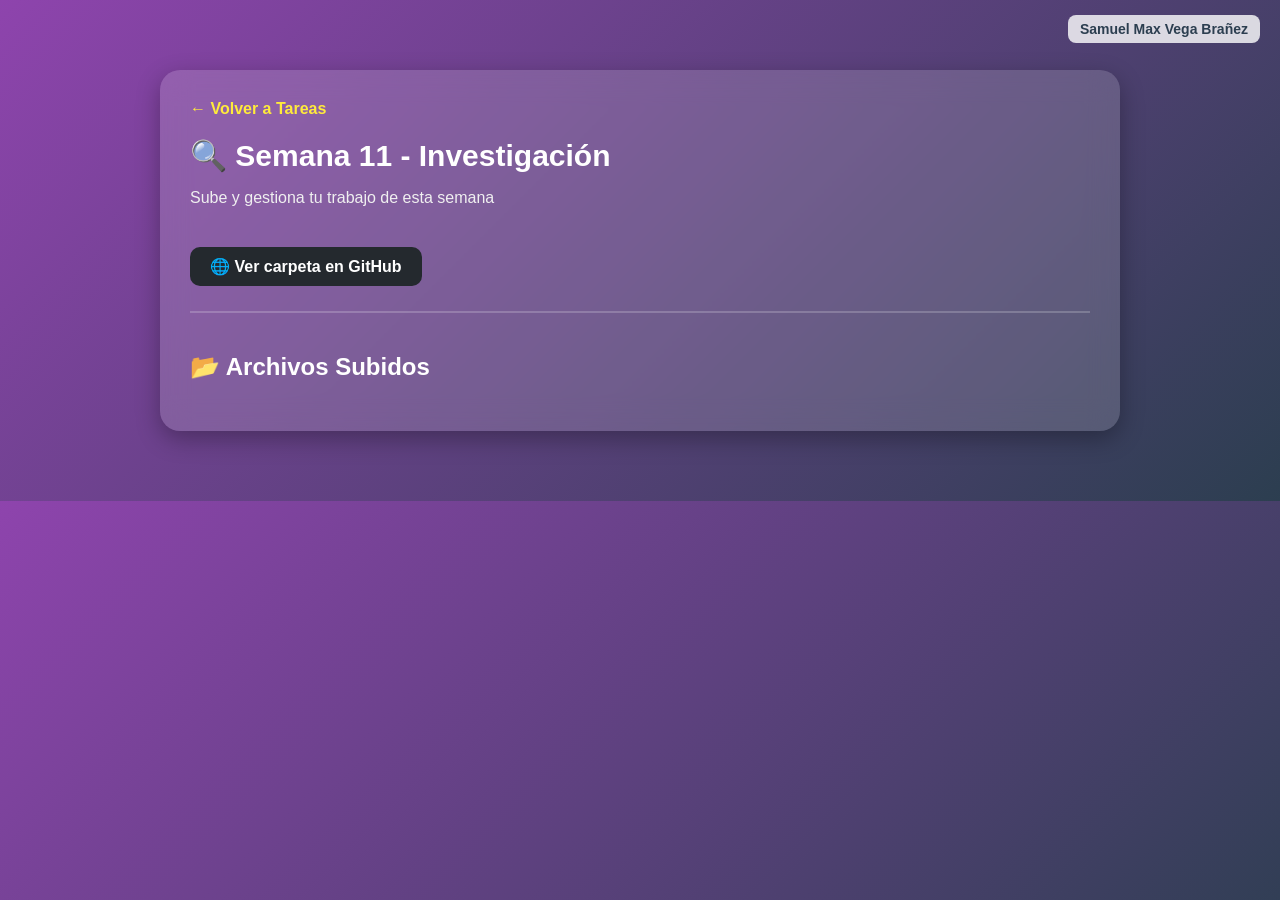
<file: semana11.html>
<!DOCTYPE html> 
<html lang="es">
<head>
  <meta charset="UTF-8" />
  <meta name="viewport" content="width=device-width, initial-scale=1" />
  <title>Semana 11 - Investigación</title>
  <style>
    body {
      font-family: "Segoe UI", Roboto, sans-serif;
      margin: 0;
      padding: 0;
      background: linear-gradient(135deg, #8e44ad, #2c3e50);
      color: #fff;
    }

    .user-name {
      position: absolute;
      top: 15px;
      right: 20px;
      font-weight: 600;
      background: rgba(255,255,255,0.8);
      padding: 6px 12px;
      border-radius: 8px;
      font-size: 14px;
      color: #2c3e50;
    }

    .semana-container {
      max-width: 900px;
      margin: 70px auto;
      background: rgba(255, 255, 255, 0.15);
      backdrop-filter: blur(15px);
      padding: 30px;
      border-radius: 20px;
      box-shadow: 0 8px 25px rgba(0, 0, 0, 0.3);
      animation: fadeIn 0.7s ease;
    }

    @keyframes fadeIn {
      from { opacity: 0; transform: translateY(20px); }
      to   { opacity: 1; transform: translateY(0); }
    }

    .semana-header h1 { margin: 0; font-size: 30px; }
    .semana-header p { color: #f0f0f0; margin-bottom: 25px; }

    .back-button {
      text-decoration: none;
      color: #ffeb3b;
      font-weight: bold;
      display: inline-block;
      margin-bottom: 20px;
      transition: color 0.3s;
    }
    .back-button:hover { color: #ffc107; }

    .file-input-button {
      background: #1976d2;
      color: #fff;
      padding: 10px 18px;
      border-radius: 8px;
      cursor: pointer;
      font-size: 15px;
      display: inline-block;
      transition: background 0.3s;
    }
    .file-input-button:hover { background: #125ea5; }

    input[type="file"] { display: none; }

    button {
      border: none;
      padding: 10px 20px;
      font-size: 15px;
      border-radius: 8px;
      cursor: pointer;
      transition: background 0.3s;
      color: #fff;
    }

    .upload-btn { background: #27ae60; }
    .upload-btn:hover { background: #1f8a4d; }

    .delete-btn { background: #e74c3c; }
    .delete-btn:hover { background: #c0392b; }

    .download-btn {
      background: #8e44ad;
      text-decoration: none;
      display: inline-block;
      padding: 8px 15px;
      border-radius: 8px;
      font-size: 14px;
      text-align: center;
      color: #fff;
    }
    .download-btn:hover { background: #6c3483; }

    #status { font-weight: 500; margin-top: 10px; }

    .work-list {
      border-top: 2px solid rgba(255,255,255,0.2);
      padding-top: 20px;
      margin-top: 25px;
    }

    .file-card {
      display: flex;
      align-items: center;
      background: rgba(255,255,255,0.1);
      border-radius: 14px;
      padding: 15px;
      margin-bottom: 15px;
      box-shadow: 0 4px 10px rgba(0,0,0,0.2);
      gap: 15px;
    }

    .preview-image {
      width: 60px;
      height: 60px;
      object-fit: cover;
      border-radius: 8px;
      border: 1px solid rgba(255,255,255,0.2);
      background: #f9f9f9;
    }

    .file-info { flex: 1; }
    .file-name { font-weight: bold; font-size: 16px; }
    .file-size { font-size: 13px; color: #ddd; }

    .action-buttons { display: flex; gap: 10px; }

    #selectedFile {
      margin-top: 8px;
      font-size: 14px;
      color: #ffeb3b;
      font-style: italic;
    }
  </style>
</head>
<body>
  <div class="user-name">Samuel Max Vega Brañez</div>

  <div class="semana-container">
    <div class="semana-header">
      <a href="tareas.html" class="back-button">← Volver a Tareas</a>
      <h1>🔍 Semana 11 - Investigación</h1>
      <p>Sube y gestiona tu trabajo de esta semana</p>
      <a href="https://github.com/maxi03050/base_de_datos_2/tree/main/tareas%20semanales/tarea_sem11"
   target="_blank"
   style="
     display:inline-block;
     margin-top:15px;
     padding:10px 20px;
     background:#24292e;
     color:#fff;
     text-decoration:none;
     border-radius:10px;
     font-weight:bold;
     transition:0.3s;
   ">
   🌐 Ver carpeta en GitHub
</a>

    </div>

    <!-- Sección de subida (solo admin) -->
    <div class="upload-section" id="uploadSection" style="display:none;">
      <h2>Subir Trabajo</h2>
      <form class="upload-form" id="uploadForm">
        <div class="file-input-wrapper">
          <label class="file-input-button">
            📁 Seleccionar Archivo
            <input type="file" id="fileInput" accept=".pdf,.jpg,.jpeg,.png,.doc,.docx,.ppt,.pptx" />
          </label>
          <div id="selectedFile">Ningún archivo seleccionado</div>
        </div>
        <button type="button" class="upload-btn" onclick="subirArchivo()">📤 Subir Trabajo</button>
      </form>
      <p id="status"></p>
    </div>

    <div class="work-list" id="workList">
      <h2>📂 Archivos Subidos</h2>
      <div id="fileCards"></div>
    </div>
  </div>

  <script type="module">
    import { createClient } from "https://esm.sh/@supabase/supabase-js@2";

    const supabase = createClient(
      "https://sxxayzbfdrxxfrltdirb.supabase.co",
      "eyJhbGciOiJIUzI1NiIsInR5cCI6IkpXVCJ9..."
    );

    const esAdmin = localStorage.getItem("isAdmin") === "true";
    if (esAdmin) document.getElementById("uploadSection").style.display = "block";

    let archivos = [];

    document.getElementById("fileInput")?.addEventListener("change", (e) => {
      const selectedFile = document.getElementById("selectedFile");
      selectedFile.textContent = e.target.files.length
        ? `📄 ${e.target.files[0].name}`
        : "Ningún archivo seleccionado";
    });

    async function subirArchivo() {
      const fileInput = document.getElementById("fileInput");
      const status = document.getElementById("status");
      if (!fileInput.files.length) return alert("⚠️ Selecciona un archivo primero");

      const file = fileInput.files[0];
      const filePath = `entregas/${Date.now()}-${file.name}`;
      status.textContent = "⏳ Subiendo...";

      const { error: uploadError } = await supabase.storage.from("trabajos").upload(filePath, file);
      if (uploadError) return status.textContent = "❌ Error: " + uploadError.message;

      const { data: publicURL } = supabase.storage.from("trabajos").getPublicUrl(filePath);
      const { error: dbError } = await supabase.from("archivos").insert([{ 
        nombre: file.name, 
        ruta: filePath, 
        url: publicURL.publicUrl, 
        semana: "Semana 11"
      }]);

      if (dbError) return status.textContent = "❌ Error guardando en base de datos";

      status.textContent = "✅ Archivo subido correctamente";
      fileInput.value = "";
      document.getElementById("selectedFile").textContent = "Ningún archivo seleccionado";
      cargarArchivos();
    }

    async function cargarArchivos() {
      const { data } = await supabase
        .from("archivos")
        .select("*")
        .eq("semana", "Semana 11")
        .order("subido_en", { ascending: false });

      archivos = data || [];
      mostrarArchivos();
    }

    function mostrarArchivos() {
      const container = document.getElementById("fileCards");
      container.innerHTML = "";

      archivos.forEach((archivo) => {
        const div = document.createElement("div");
        div.className = "file-card";

        const img = document.createElement("img");
        img.className = "preview-image";
        img.src = archivo.url.match(/\.(jpg|jpeg|png)$/i)
          ? archivo.url
          : "https://cdn-icons-png.flaticon.com/512/109/109612.png";

        const info = document.createElement("div");
        info.className = "file-info";
        info.innerHTML = `
          <div class="file-name">${archivo.nombre}</div>
          <div class="file-size">${archivo.size ? (archivo.size/1024).toFixed(2)+" KB" : ""}</div>
        `;

        const buttons = document.createElement("div");
        buttons.className = "action-buttons";

        const download = document.createElement("a");
        download.className = "download-btn";
        download.href = archivo.url;
        download.target = "_blank";
        download.textContent = "⬇️ Descargar";
        buttons.appendChild(download);

        if (esAdmin) {
          const del = document.createElement("button");
          del.className = "delete-btn";
          del.textContent = "🗑️ Borrar";
          del.onclick = async () => {
            if (!confirm("⚠️ ¿Seguro que deseas eliminar este archivo?")) return;
            await supabase.storage.from("trabajos").remove([archivo.ruta]);
            await supabase.from("archivos").delete().eq("id", archivo.id);
            cargarArchivos();
            document.getElementById("status").textContent = "✅ Archivo eliminado correctamente";
          };
          buttons.appendChild(del);
        }

        div.appendChild(img);
        div.appendChild(info);
        div.appendChild(buttons);
        container.appendChild(div);
      });
    }

    document.addEventListener("DOMContentLoaded", cargarArchivos);
    window.subirArchivo = subirArchivo;
  </script>
</body>
</html>
</file>
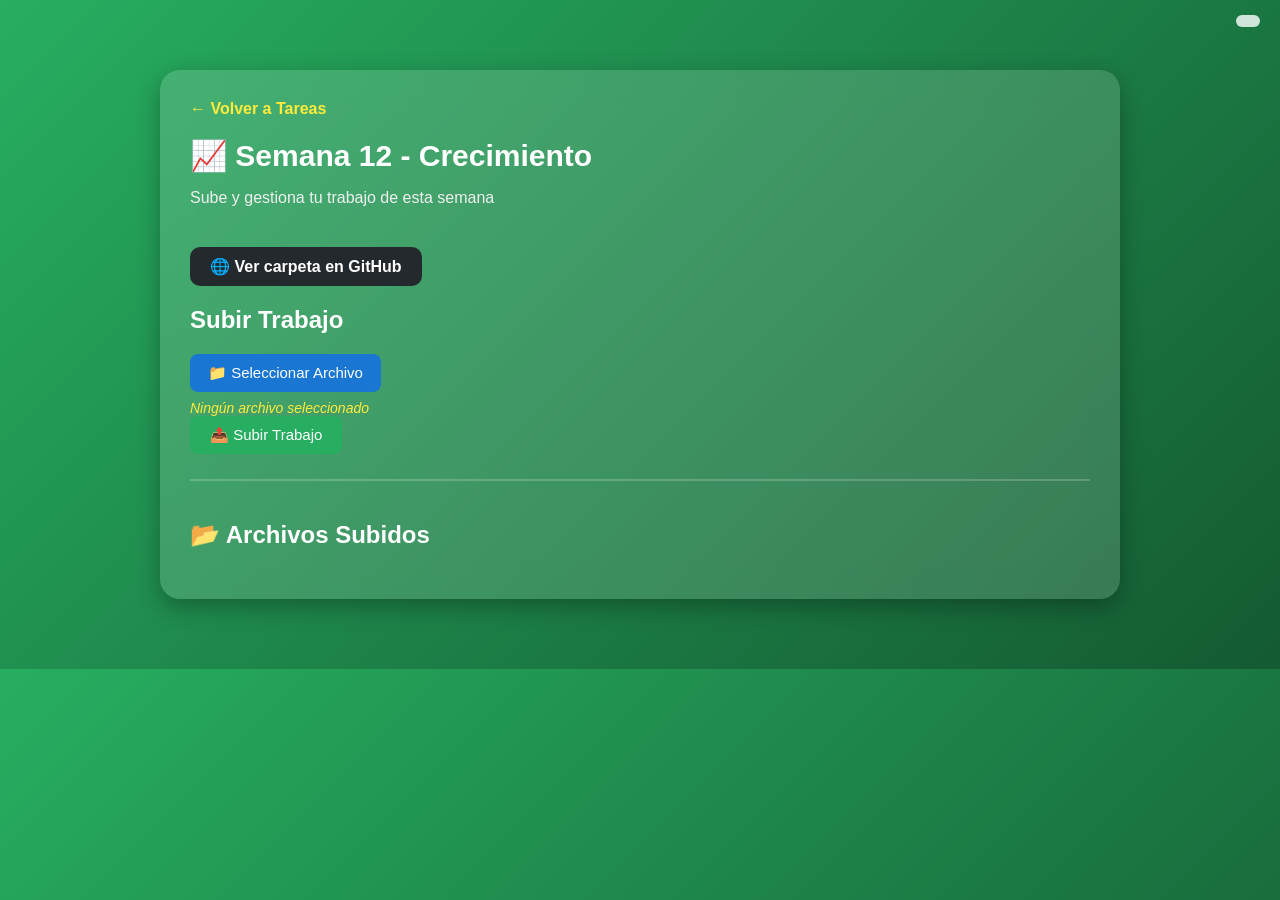
<file: semana12.html>
<!DOCTYPE html>
<html lang="es">
<head>
  <meta charset="UTF-8" />
  <meta name="viewport" content="width=device-width, initial-scale=1" />
  <title>Semana 12 - Crecimiento</title>
  <style>
    body {
      font-family: "Segoe UI", Roboto, sans-serif;
      margin: 0;
      padding: 0;
      background: linear-gradient(135deg, #27ae60, #145a32);
      color: #fff;
    }

    .user-name {
      position: absolute;
      top: 15px;
      right: 20px;
      font-weight: 600;
      background: rgba(255,255,255,0.8);
      padding: 6px 12px;
      border-radius: 8px;
      font-size: 14px;
      color: #2c3e50;
    }

    .semana-container {
      max-width: 900px;
      margin: 70px auto;
      background: rgba(255, 255, 255, 0.15);
      backdrop-filter: blur(15px);
      padding: 30px;
      border-radius: 20px;
      box-shadow: 0 8px 25px rgba(0, 0, 0, 0.3);
      animation: fadeIn 0.7s ease;
    }

    @keyframes fadeIn {
      from { opacity: 0; transform: translateY(20px); }
      to { opacity: 1; transform: translateY(0); }
    }

    .semana-header h1 {
      margin: 0;
      font-size: 30px;
    }

    .semana-header p {
      color: #f0f0f0;
      margin-bottom: 25px;
    }

    .back-button {
      text-decoration: none;
      color: #ffeb3b;
      font-weight: bold;
      display: inline-block;
      margin-bottom: 20px;
      transition: color 0.3s;
    }
    .back-button:hover { color: #ffc107; }

    .file-input-button {
      background: #1976d2;
      color: #fff;
      padding: 10px 18px;
      border-radius: 8px;
      cursor: pointer;
      font-size: 15px;
      display: inline-block;
      transition: background 0.3s;
    }
    .file-input-button:hover { background: #125ea5; }

    input[type="file"] { display: none; }

    button {
      border: none;
      padding: 10px 20px;
      font-size: 15px;
      border-radius: 8px;
      cursor: pointer;
      transition: background 0.3s;
      color: #fff;
    }

    .upload-btn { background: #27ae60; }
    .upload-btn:hover { background: #1f8a4d; }

    .delete-btn { background: #e74c3c; }
    .delete-btn:hover { background: #c0392b; }

    .download-btn {
      background: #8e44ad;
      text-decoration: none;
      display: inline-block;
      padding: 8px 15px;
      border-radius: 8px;
      font-size: 14px;
      text-align: center;
      color: #fff;
    }
    .download-btn:hover { background: #6c3483; }

    #status {
      font-weight: 500;
      margin-top: 10px;
    }

    .work-list {
      border-top: 2px solid rgba(255,255,255,0.2);
      padding-top: 20px;
      margin-top: 25px;
    }

    .file-card {
      display: flex;
      align-items: center;
      background: rgba(255,255,255,0.1);
      border-radius: 14px;
      padding: 15px;
      margin-bottom: 15px;
      box-shadow: 0 4px 10px rgba(0,0,0,0.2);
      gap: 15px;
    }

    .preview-image {
      width: 60px;
      height: 60px;
      object-fit: cover;
      border-radius: 8px;
      border: 1px solid rgba(255,255,255,0.2);
      background: #f9f9f9;
    }

    .file-info { flex: 1; }

    .file-name {
      font-weight: bold;
      font-size: 16px;
    }

    .file-size {
      font-size: 13px;
      color: #ddd;
    }

    .action-buttons {
      display: flex;
      gap: 10px;
    }

    #selectedFile {
      margin-top: 8px;
      font-size: 14px;
      color: #ffeb3b;
      font-style: italic;
    }

    .hidden { display: none; }
  </style>
</head>
<body>
  <div class="user-name" id="userName"></div>

  <div class="semana-container">
    <div class="semana-header">
      <a href="tareas.html" class="back-button">← Volver a Tareas</a>
      <h1>📈 Semana 12 - Crecimiento</h1>
      <p>Sube y gestiona tu trabajo de esta semana</p>
      <a href="https://github.com/maxi03050/base_de_datos_2/tree/main/tareas%20semanales/tarea_sem12"
   target="_blank"
   style="
     display:inline-block;
     margin-top:15px;
     padding:10px 20px;
     background:#24292e;
     color:#fff;
     text-decoration:none;
     border-radius:10px;
     font-weight:bold;
     transition:0.3s;
   ">
   🌐 Ver carpeta en GitHub
</a>

    </div>

    <!-- SECCIÓN DE SUBIDA -->
    <div class="upload-section" id="uploadSection">
      <h2>Subir Trabajo</h2>
      <form id="uploadForm">
        <div class="file-input-wrapper">
          <label class="file-input-button">
            📁 Seleccionar Archivo
            <input type="file" id="fileInput" accept=".pdf,.jpg,.jpeg,.png,.doc,.docx,.ppt,.pptx" />
          </label>
          <div id="selectedFile">Ningún archivo seleccionado</div>
        </div>
        <button type="button" class="upload-btn" onclick="subirArchivo()">📤 Subir Trabajo</button>
      </form>
      <p id="status"></p>
    </div>

    <!-- LISTA -->
    <div class="work-list">
      <h2>📂 Archivos Subidos</h2>
      <div id="fileCards"></div>
    </div>
  </div>

  <!-- SCRIPT SUPABASE -->
  <script type="module">
    import { createClient } from "https://esm.sh/@supabase/supabase-js@2";

    const supabase = createClient(
      "https://sxxayzbfdrxxfrltdirb.supabase.co",
      "eyJhbGciOiJIUzI1NiIsInR5cCI6IkpXVCJ9..."
    );

    // 👤 Rol del usuario
    const isAdmin = localStorage.getItem("isAdmin") === "true";
    const userName = localStorage.getItem("username") || "Invitado";
    document.getElementById("userName").textContent = userName + (isAdmin ? " (Administrador)" : " (Invitado)");

    // 🔒 Si es invitado, ocultar subida
    if (!isAdmin) {
      document.getElementById("uploadSection").classList.add("hidden");
    }

    let archivos = [];

    document.getElementById("fileInput").addEventListener("change", (e) => {
      const selectedFile = document.getElementById("selectedFile");
      selectedFile.textContent = e.target.files.length ? `📄 ${e.target.files[0].name}` : "Ningún archivo seleccionado";
    });

    // 📤 Subir archivo
    async function subirArchivo() {
      const fileInput = document.getElementById("fileInput");
      const status = document.getElementById("status");
      if (!fileInput.files.length) return alert("⚠️ Selecciona un archivo primero");

      const file = fileInput.files[0];
      const filePath = `semana12/${Date.now()}-${file.name}`;
      status.textContent = "⏳ Subiendo...";

      const { error: uploadError } = await supabase.storage.from("trabajos").upload(filePath, file);
      if (uploadError) return (status.textContent = "❌ Error: " + uploadError.message);

      const { data: publicURL } = supabase.storage.from("trabajos").getPublicUrl(filePath);

      const { error: dbError } = await supabase.from("archivos").insert([{
        nombre: file.name,
        ruta: filePath,
        url: publicURL.publicUrl,
        semana: "Semana 12"
      }]);

      if (dbError) return (status.textContent = "❌ Error guardando en base de datos");

      status.textContent = "✅ Archivo subido correctamente";
      fileInput.value = "";
      document.getElementById("selectedFile").textContent = "Ningún archivo seleccionado";
      cargarArchivos();
    }

    // 📋 Cargar lista
    async function cargarArchivos() {
      const { data } = await supabase
        .from("archivos")
        .select("*")
        .eq("semana", "Semana 12")
        .order("subido_en", { ascending: false });

      archivos = data || [];
      mostrarArchivos();
    }

    // 🧩 Mostrar archivos
    function mostrarArchivos() {
      const container = document.getElementById("fileCards");
      container.innerHTML = "";

      archivos.forEach((archivo) => {
        const div = document.createElement("div");
        div.className = "file-card";

        const img = document.createElement("img");
        img.className = "preview-image";
        img.src = archivo.url.match(/\.(jpg|jpeg|png)$/i)
          ? archivo.url
          : "https://cdn-icons-png.flaticon.com/512/109/109612.png";

        const info = document.createElement("div");
        info.className = "file-info";
        info.innerHTML = `<div class="file-name">${archivo.nombre}</div>`;

        const buttons = document.createElement("div");
        buttons.className = "action-buttons";

        const download = document.createElement("a");
        download.className = "download-btn";
        download.href = archivo.url;
        download.target = "_blank";
        download.textContent = "⬇️ Descargar";
        buttons.appendChild(download);

        if (isAdmin) {
          const del = document.createElement("button");
          del.className = "delete-btn";
          del.textContent = "🗑️ Borrar";
          del.onclick = async () => {
            if (!confirm("¿Seguro que deseas eliminar este archivo?")) return;
            await supabase.storage.from("trabajos").remove([archivo.ruta]);
            await supabase.from("archivos").delete().eq("id", archivo.id);
            cargarArchivos();
          };
          buttons.appendChild(del);
        }

        div.appendChild(img);
        div.appendChild(info);
        div.appendChild(buttons);
        container.appendChild(div);
      });
    }

    document.addEventListener("DOMContentLoaded", cargarArchivos);
    window.subirArchivo = subirArchivo;
  </script>
</body>
</html>
</file>
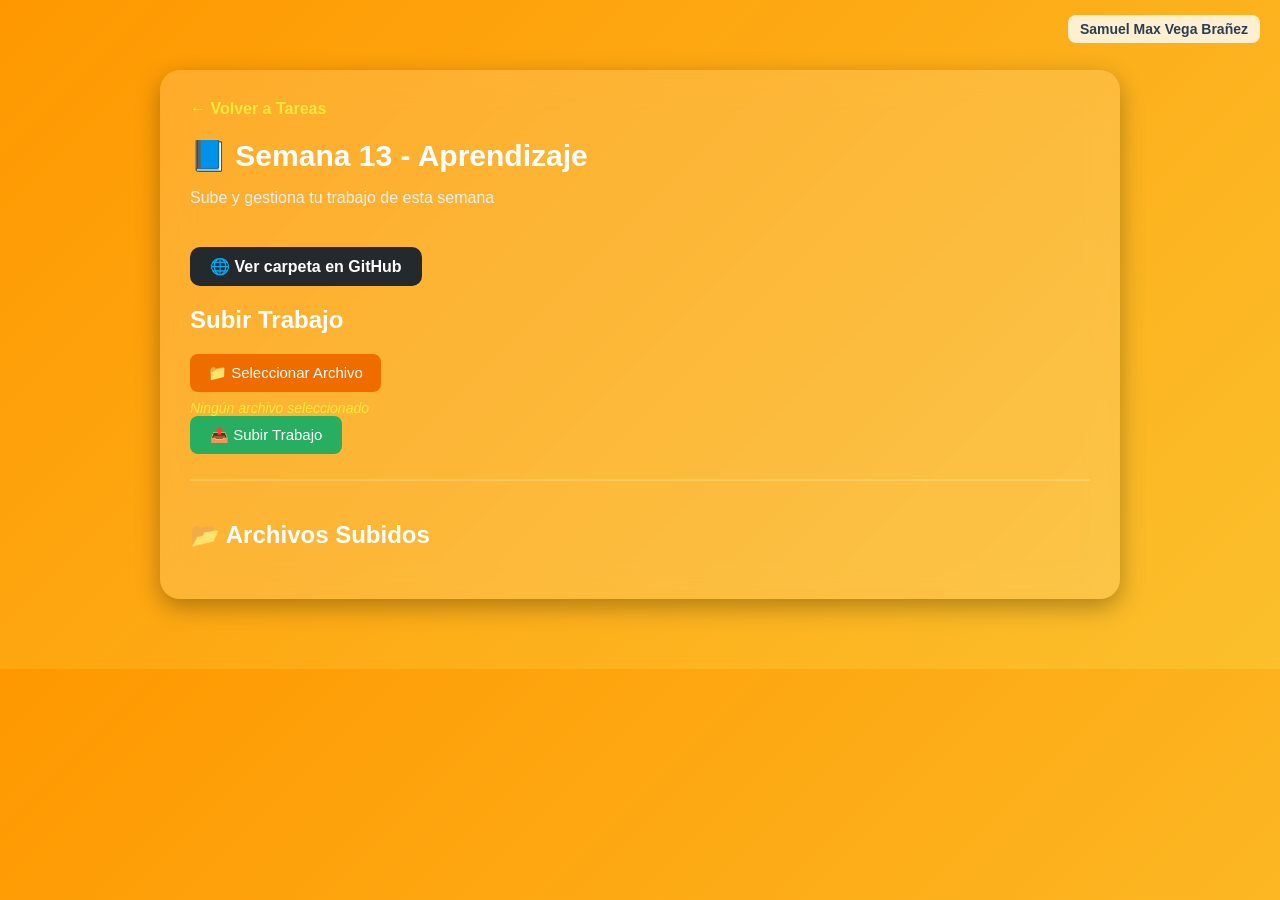
<file: semana13.html>
<!DOCTYPE html> 
<html lang="es">
<head>
  <meta charset="UTF-8" />
  <meta name="viewport" content="width=device-width, initial-scale=1" />
  <title>Semana 13 - Aprendizaje</title>
  <style>
    /* --- ESTILOS GENERALES (mismos de semana 1) --- */
    body {
      font-family: "Segoe UI", Roboto, sans-serif;
      margin: 0;
      padding: 0;
      background: linear-gradient(135deg, #ff9800, #fbc02d); /* 🔹 COLOR CAMBIADO */
      color: #2c3e50;
    }

    .user-name {
      position: absolute;
      top: 15px;
      right: 20px;
      font-weight: 600;
      background: rgba(255,255,255,0.8);
      padding: 6px 12px;
      border-radius: 8px;
      font-size: 14px;
    }

    .semana-container {
      max-width: 900px;
      margin: 70px auto;
      background: rgba(255, 255, 255, 0.15);
      backdrop-filter: blur(15px);
      padding: 30px;
      border-radius: 20px;
      box-shadow: 0 8px 25px rgba(0, 0, 0, 0.3);
      animation: fadeIn 0.7s ease;
      color: #fff;
    }

    @keyframes fadeIn {
      from { opacity: 0; transform: translateY(20px); }
      to   { opacity: 1; transform: translateY(0); }
    }

    .semana-header h1 {
      margin: 0;
      font-size: 30px;
      color: #fff;
    }

    .semana-header p {
      color: #f0f0f0;
      margin-bottom: 25px;
    }

    .back-button {
      text-decoration: none;
      color: #ffeb3b;
      font-weight: bold;
      display: inline-block;
      margin-bottom: 20px;
      transition: color 0.3s;
    }
    .back-button:hover { color: #ffc107; }

    /* --- BOTONES Y FORMULARIO --- */
    .file-input-button {
      background: #ef6c00;
      color: #fff;
      padding: 10px 18px;
      border-radius: 8px;
      cursor: pointer;
      font-size: 15px;
      display: inline-block;
      transition: background 0.3s;
    }
    .file-input-button:hover { background: #e65100; }

    input[type="file"] { display: none; }

    button {
      border: none;
      padding: 10px 20px;
      font-size: 15px;
      border-radius: 8px;
      cursor: pointer;
      transition: background 0.3s;
      color: #fff;
    }

    .upload-btn { background: #27ae60; }
    .upload-btn:hover { background: #1f8a4d; }

    .delete-btn { background: #e74c3c; }
    .delete-btn:hover { background: #c0392b; }

    .download-btn {
      background: #8e44ad;
      text-decoration: none;
      display: inline-block;
      padding: 8px 15px;
      border-radius: 8px;
      font-size: 14px;
      text-align: center;
      color: #fff;
    }
    .download-btn:hover { background: #6c3483; }

    #status {
      font-weight: 500;
      margin-top: 10px;
    }

    /* --- LISTA DE ARCHIVOS --- */
    .work-list {
      border-top: 2px solid rgba(255,255,255,0.2);
      padding-top: 20px;
      margin-top: 25px;
    }

    .file-card {
      display: flex;
      align-items: center;
      background: rgba(255,255,255,0.1);
      border-radius: 14px;
      padding: 15px;
      margin-bottom: 15px;
      box-shadow: 0 4px 10px rgba(0,0,0,0.2);
      gap: 15px;
    }

    .preview-image {
      width: 60px;
      height: 60px;
      object-fit: cover;
      border-radius: 8px;
      border: 1px solid rgba(255,255,255,0.2);
      background: #f9f9f9;
    }

    .file-info {
      flex: 1;
    }

    .file-name {
      font-weight: bold;
      font-size: 16px;
      color: #fff;
    }

    .file-size {
      font-size: 13px;
      color: #ddd;
    }

    .action-buttons {
      display: flex;
      gap: 10px;
    }

    #selectedFile {
      margin-top: 8px;
      font-size: 14px;
      color: #ffeb3b;
      font-style: italic;
    }
  </style>
</head>
<body>
  <div class="user-name">Samuel Max Vega Brañez</div>

  <div class="semana-container">
    <div class="semana-header">
      <a href="tareas.html" class="back-button">← Volver a Tareas</a>
      <h1>📘 Semana 13 - Aprendizaje</h1>
      <p>Sube y gestiona tu trabajo de esta semana</p>
      <a href="https://github.com/maxi03050/base_de_datos_2/tree/main/tareas%20semanales/tarea_sem13"
   target="_blank"
   style="
     display:inline-block;
     margin-top:15px;
     padding:10px 20px;
     background:#24292e;
     color:#fff;
     text-decoration:none;
     border-radius:10px;
     font-weight:bold;
     transition:0.3s;
   ">
   🌐 Ver carpeta en GitHub
</a>

    </div>

    <!-- SUBIR ARCHIVO -->
    <div class="upload-section">
      <h2>Subir Trabajo</h2>
      <form class="upload-form" id="uploadForm">
        <div class="file-input-wrapper">
          <label class="file-input-button">
            📁 Seleccionar Archivo
            <input type="file" id="fileInput" accept=".pdf,.jpg,.jpeg,.png,.doc,.docx,.ppt,.pptx" />
          </label>
          <div id="selectedFile">Ningún archivo seleccionado</div>
        </div>
        <button type="button" class="upload-btn" onclick="subirArchivo()">📤 Subir Trabajo</button>
      </form>
      <p id="status"></p>
    </div>

    <!-- LISTA DE ARCHIVOS -->
    <div class="work-list" id="workList">
      <h2>📂 Archivos Subidos</h2>
      <div id="fileCards"></div>
    </div>
  </div>

  <!-- SUPABASE -->
  <script type="module">
    import { createClient } from "https://esm.sh/@supabase/supabase-js@2";

    const supabase = createClient(
      "https://sxxayzbfdrxxfrltdirb.supabase.co",
      "eyJhbGciOiJIUzI1NiIsInR5cCI6IkpXVCJ9..." // tu key real aquí
    );

    let archivos = [];

    document.getElementById("fileInput").addEventListener("change", (e) => {
      const selectedFile = document.getElementById("selectedFile");
      if (e.target.files.length > 0) {
        selectedFile.textContent = `📄 ${e.target.files[0].name}`;
      } else {
        selectedFile.textContent = "Ningún archivo seleccionado";
      }
    });

    // SUBIR ARCHIVO
    async function subirArchivo() {
      const fileInput = document.getElementById("fileInput");
      const status = document.getElementById("status");

      if (!fileInput.files.length) {
        alert("⚠️ Selecciona un archivo primero");
        return;
      }

      const file = fileInput.files[0];
      const filePath = `entregas/${Date.now()}-${file.name}`;

      status.textContent = "⏳ Subiendo...";

      const { error: uploadError } = await supabase.storage
        .from("trabajos")
        .upload(filePath, file);

      if (uploadError) {
        status.textContent = "❌ Error: " + uploadError.message;
        return;
      }

      const { data: publicURL } = supabase.storage
        .from("trabajos")
        .getPublicUrl(filePath);

      const { error: dbError } = await supabase
        .from("archivos")
        .insert([{ 
          nombre: file.name, 
          ruta: filePath, 
          url: publicURL.publicUrl, 
          semana: "Semana 13"
        }]);

      if (dbError) {
        status.textContent = "❌ Error guardando en base de datos";
        return;
      }

      status.textContent = "✅ Archivo subido correctamente";
      fileInput.value = ""; 
      document.getElementById("selectedFile").textContent = "Ningún archivo seleccionado";

      cargarArchivos();
    }

    // LISTAR ARCHIVOS
    async function cargarArchivos() {
      const { data } = await supabase
        .from("archivos")
        .select("*")
        .eq("semana", "Semana 13")
        .order("subido_en", { ascending: false });

      archivos = data || [];
      mostrarArchivos();
    }

    function mostrarArchivos() {
      const container = document.getElementById("fileCards");
      container.innerHTML = "";

      archivos.forEach((archivo) => {
        const div = document.createElement("div");
        div.className = "file-card";

        const img = document.createElement("img");
        img.className = "preview-image";
        img.src = archivo.url.match(/\.(jpg|jpeg|png)$/i)
          ? archivo.url
          : "https://cdn-icons-png.flaticon.com/512/109/109612.png";

        const info = document.createElement("div");
        info.className = "file-info";
        info.innerHTML = `
          <div class="file-name">${archivo.nombre}</div>
          <div class="file-size">${archivo.size ? (archivo.size/1024).toFixed(2)+" KB" : ""}</div>
        `;

        const buttons = document.createElement("div");
        buttons.className = "action-buttons";

        const download = document.createElement("a");
        download.className = "download-btn";
        download.href = archivo.url;
        download.target = "_blank";
        download.textContent = "⬇️ Descargar";

        const del = document.createElement("button");
        del.className = "delete-btn";
        del.textContent = "🗑️ Borrar";
        del.onclick = async () => {
          if (!confirm("⚠️ ¿Seguro que deseas eliminar este archivo?")) return;
          await supabase.storage.from("trabajos").remove([archivo.ruta]);
          await supabase.from("archivos").delete().eq("id", archivo.id);
          cargarArchivos();
          document.getElementById("status").textContent = "✅ Archivo eliminado correctamente";
        };

        buttons.appendChild(download);
        buttons.appendChild(del);
        div.appendChild(img);
        div.appendChild(info);
        div.appendChild(buttons);

        container.appendChild(div);
      });
    }

    document.addEventListener("DOMContentLoaded", cargarArchivos);
    window.subirArchivo = subirArchivo;
  </script>
</body>
</html>
</file>
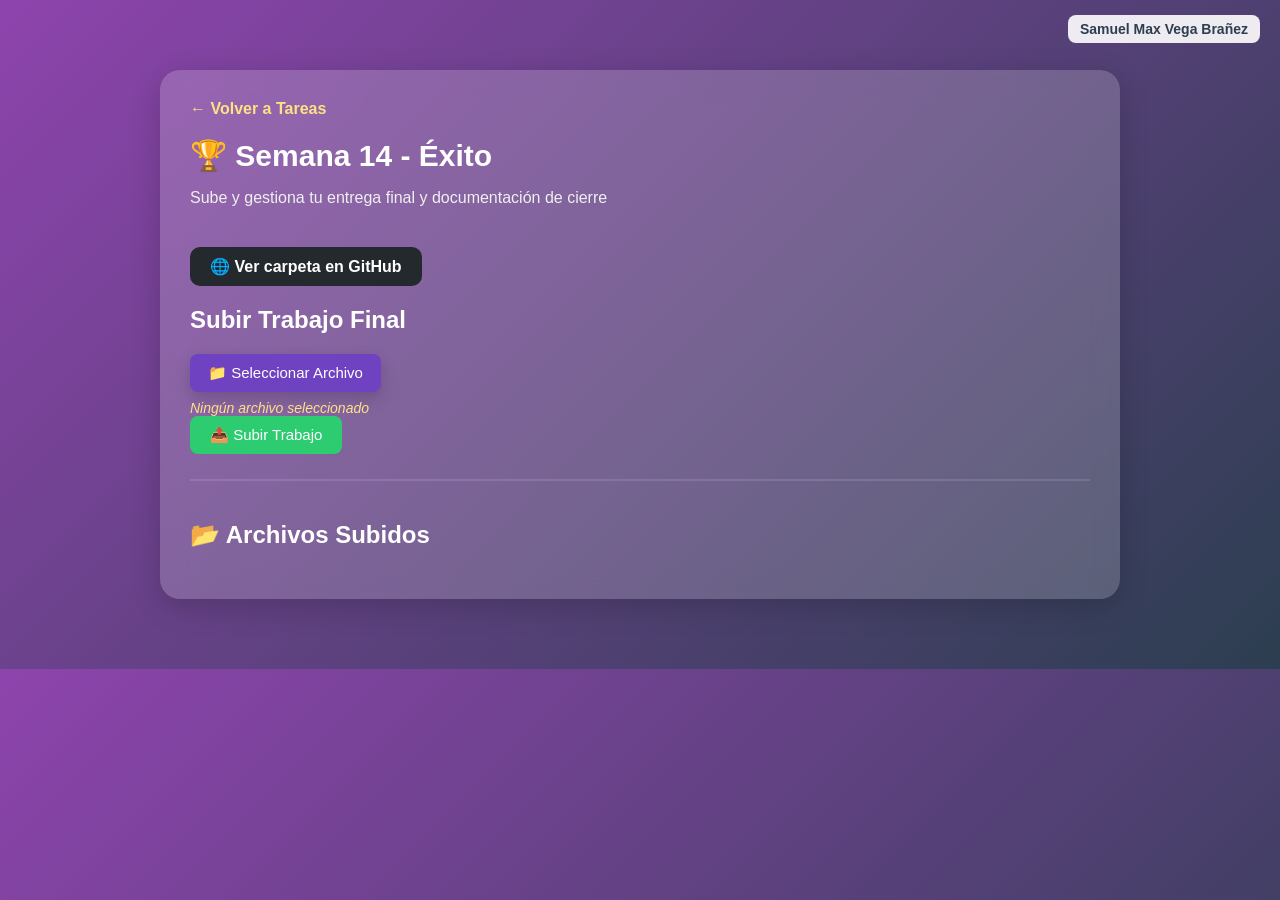
<file: semana14.html>
<!DOCTYPE html> 
<html lang="es">
<head>
  <meta charset="UTF-8" />
  <meta name="viewport" content="width=device-width, initial-scale=1" />
  <title>Semana 14 - Éxito</title> <!-- 🔹 CAMBIADO -->
  <style>
    /* --- ESTILOS GENERALES --- */
    body {
      font-family: "Segoe UI", Roboto, sans-serif;
      margin: 0;
      padding: 0;
      background: linear-gradient(135deg, #8e44ad, #2c3e50); /* gradiente morado */
      color: #2c3e50;
    }

    .user-name {
      position: absolute;
      top: 15px;
      right: 20px;
      font-weight: 600;
      background: rgba(255,255,255,0.9);
      padding: 6px 12px;
      border-radius: 8px;
      font-size: 14px;
      color: #2c3e50;
    }

    .semana-container {
      max-width: 900px;
      margin: 70px auto;
      background: rgba(255, 255, 255, 0.18);
      backdrop-filter: blur(12px);
      padding: 30px;
      border-radius: 20px;
      box-shadow: 0 8px 30px rgba(0, 0, 0, 0.18);
      animation: fadeIn 0.7s ease;
      color: #fff;
    }

    @keyframes fadeIn {
      from { opacity: 0; transform: translateY(20px); }
      to   { opacity: 1; transform: translateY(0); }
    }

    .semana-header h1 {
      margin: 0;
      font-size: 30px;
      color: #fff;
    }

    .semana-header p {
      color: #f0f0f0;
      margin-bottom: 25px;
    }

    .back-button {
      text-decoration: none;
      color: #ffe082;
      font-weight: bold;
      display: inline-block;
      margin-bottom: 20px;
      transition: color 0.3s;
    }
    .back-button:hover { color: #ffd54f; }

    /* --- BOTONES Y FORMULARIO --- */
    .file-input-button {
      background: #6f42c1;
      color: #fff;
      padding: 10px 18px;
      border-radius: 8px;
      cursor: pointer;
      font-size: 15px;
      display: inline-block;
      transition: background 0.25s, transform 0.12s;
      box-shadow: 0 6px 16px rgba(0,0,0,0.18);
    }
    .file-input-button:hover { background: #592aa0; transform: translateY(-2px); }

    input[type="file"] { display: none; }

    button {
      border: none;
      padding: 10px 20px;
      font-size: 15px;
      border-radius: 8px;
      cursor: pointer;
      transition: background 0.2s, transform 0.12s;
      color: #fff;
    }

    .upload-btn { background: #2ecc71; }
    .upload-btn:hover { background: #27ae60; transform: translateY(-2px); }

    .delete-btn { background: #e74c3c; }
    .delete-btn:hover { background: #c0392b; transform: translateY(-2px); }

    .download-btn {
      background: #ffb74d;
      text-decoration: none;
      display: inline-block;
      padding: 8px 15px;
      border-radius: 8px;
      font-size: 14px;
      text-align: center;
      color: #2c3e50;
      font-weight: 700;
    }
    .download-btn:hover { background: #ffa726; }

    #status {
      font-weight: 600;
      margin-top: 10px;
      color: #fff;
    }

    /* --- LISTA DE ARCHIVOS --- */
    .work-list {
      border-top: 2px solid rgba(255,255,255,0.12);
      padding-top: 20px;
      margin-top: 25px;
    }

    .file-card {
      display: flex;
      align-items: center;
      background: rgba(255,255,255,0.06);
      border-radius: 14px;
      padding: 15px;
      margin-bottom: 15px;
      box-shadow: 0 6px 18px rgba(0,0,0,0.12);
      gap: 15px;
    }

    .preview-image {
      width: 60px;
      height: 60px;
      object-fit: cover;
      border-radius: 8px;
      border: 1px solid rgba(255,255,255,0.08);
      background: #fff;
    }

    .file-info {
      flex: 1;
    }

    .file-name {
      font-weight: 700;
      font-size: 16px;
      color: #fff;
    }

    .file-size {
      font-size: 13px;
      color: #e0e0e0;
    }

    .action-buttons {
      display: flex;
      gap: 10px;
    }

    #selectedFile {
      margin-top: 8px;
      font-size: 14px;
      color: #ffe082;
      font-style: italic;
    }

    /* responsive */
    @media (max-width: 640px) {
      .semana-container { padding: 18px; margin: 40px 12px; }
      .file-card { flex-direction: column; align-items: stretch; }
      .action-buttons { justify-content: flex-end; }
    }
  </style>
</head>
<body>
   <div class="user-name">Samuel Max Vega Brañez</div>

   <div class="semana-container">
    <div class="semana-header">
      <a href="tareas.html" class="back-button">← Volver a Tareas</a>
      <h1>🏆 Semana 14 - Éxito</h1> <!-- 🔹 CAMBIADO -->
      <p>Sube y gestiona tu entrega final y documentación de cierre</p>
      <a href="https://github.com/maxi03050/base_de_datos_2/tree/main/tareas%20semanales/tarea_sem14"
   target="_blank"
   style="
     display:inline-block;
     margin-top:15px;
     padding:10px 20px;
     background:#24292e;
     color:#fff;
     text-decoration:none;
     border-radius:10px;
     font-weight:bold;
     transition:0.3s;
   ">
   🌐 Ver carpeta en GitHub
</a>

    </div>

    <!-- SUBIR ARCHIVO -->
    <div class="upload-section">
      <h2>Subir Trabajo Final</h2>
      <form class="upload-form" id="uploadForm">
        <div class="file-input-wrapper">
          <label class="file-input-button">
            📁 Seleccionar Archivo
            <input type="file" id="fileInput" accept=".pdf,.jpg,.jpeg,.png,.doc,.docx,.ppt,.pptx" />
          </label>
          <div id="selectedFile">Ningún archivo seleccionado</div>
        </div>
        <button type="button" class="upload-btn" onclick="subirArchivo()">📤 Subir Trabajo</button>
      </form>
      <p id="status"></p>
    </div>

    <!-- LISTA DE ARCHIVOS -->
    <div class="work-list" id="workList">
      <h2>📂 Archivos Subidos</h2>
      <div id="fileCards"></div>
    </div>
  </div>

  <!-- SUPABASE -->
  <script type="module">
    import { createClient } from "https://esm.sh/@supabase/supabase-js@2";

    // usa la misma URL/KEY que en los otros archivos
    const supabase = createClient(
      "https://sxxayzbfdrxxfrltdirb.supabase.co",
      "eyJhbGciOiJIUzI1NiIsInR5cCI6IkpXVCJ9..."
    );

    let archivos = [];

    // Mostrar nombre de archivo al seleccionarlo
    document.getElementById("fileInput").addEventListener("change", (e) => {
      const selectedFile = document.getElementById("selectedFile");
      if (e.target.files.length > 0) {
        selectedFile.textContent = `📄 ${e.target.files[0].name}`;
      } else {
        selectedFile.textContent = "Ningún archivo seleccionado";
      }
    });

    // SUBIR ARCHIVO
    async function subirArchivo() {
      const fileInput = document.getElementById("fileInput");
      const status = document.getElementById("status");

      if (!fileInput.files.length) {
        alert("⚠️ Selecciona un archivo primero");
        return;
      }

      const file = fileInput.files[0];
      const filePath = `entregas/${Date.now()}-${file.name}`;

      status.textContent = "⏳ Subiendo...";

      const { error: uploadError } = await supabase.storage
        .from("trabajos")
        .upload(filePath, file);

      if (uploadError) {
        status.textContent = "❌ Error: " + uploadError.message;
        return;
      }

      const { data: publicURL } = supabase.storage
        .from("trabajos")
        .getPublicUrl(filePath);

      const { data, error: dbError } = await supabase
        .from("archivos")
        .insert([{ 
          nombre: file.name, 
          ruta: filePath, 
          url: publicURL.publicUrl, 
          semana: "Semana 14"  // 🔹 CAMBIADO
        }])
        .select();

      if (dbError) {
        status.textContent = "❌ Error guardando en base de datos";
        return;
      }

      status.textContent = "✅ Archivo subido correctamente";
      fileInput.value = ""; 
      document.getElementById("selectedFile").textContent = "Ningún archivo seleccionado";

      cargarArchivos();
    }

    // LISTAR ARCHIVOS
    async function cargarArchivos() {
      const { data } = await supabase
        .from("archivos")
        .select("*")
        .eq("semana", "Semana 14") // 🔹 CAMBIADO
        .order("subido_en", { ascending: false });

      archivos = data || [];
      mostrarArchivos();
    }

    function mostrarArchivos() {
      const container = document.getElementById("fileCards");
      container.innerHTML = "";

      archivos.forEach((archivo) => {
        const div = document.createElement("div");
        div.className = "file-card";

        // preview
        const img = document.createElement("img");
        img.className = "preview-image";
        if (archivo.url && archivo.url.match(/\.(jpg|jpeg|png)$/i)) {
          img.src = archivo.url;
        } else {
          img.src = "https://cdn-icons-png.flaticon.com/512/109/109612.png";
        }

        // info
        const info = document.createElement("div");
        info.className = "file-info";
        info.innerHTML = `
          <div class="file-name">${archivo.nombre}</div>
          <div class="file-size">${archivo.size ? (archivo.size/1024).toFixed(2)+" KB" : ""}</div>
        `;

        // botones
        const buttons = document.createElement("div");
        buttons.className = "action-buttons";

        const download = document.createElement("a");
        download.className = "download-btn";
        download.href = archivo.url;
        download.target = "_blank";
        download.textContent = "⬇️ Descargar";

        const del = document.createElement("button");
        del.className = "delete-btn";
        del.textContent = "🗑️ Borrar";
        del.onclick = async () => {
          if (!confirm("⚠️ ¿Seguro que deseas eliminar este archivo?")) return;
          await supabase.storage.from("trabajos").remove([archivo.ruta]);
          await supabase.from("archivos").delete().eq("id", archivo.id);
          cargarArchivos();
          document.getElementById("status").textContent = "✅ Archivo eliminado correctamente";
        };

        buttons.appendChild(download);
        buttons.appendChild(del);

        div.appendChild(img);
        div.appendChild(info);
        div.appendChild(buttons);

        container.appendChild(div);
      });
    }

    document.addEventListener("DOMContentLoaded", cargarArchivos);

    window.subirArchivo = subirArchivo;
  </script>
</body>
</html>
</file>
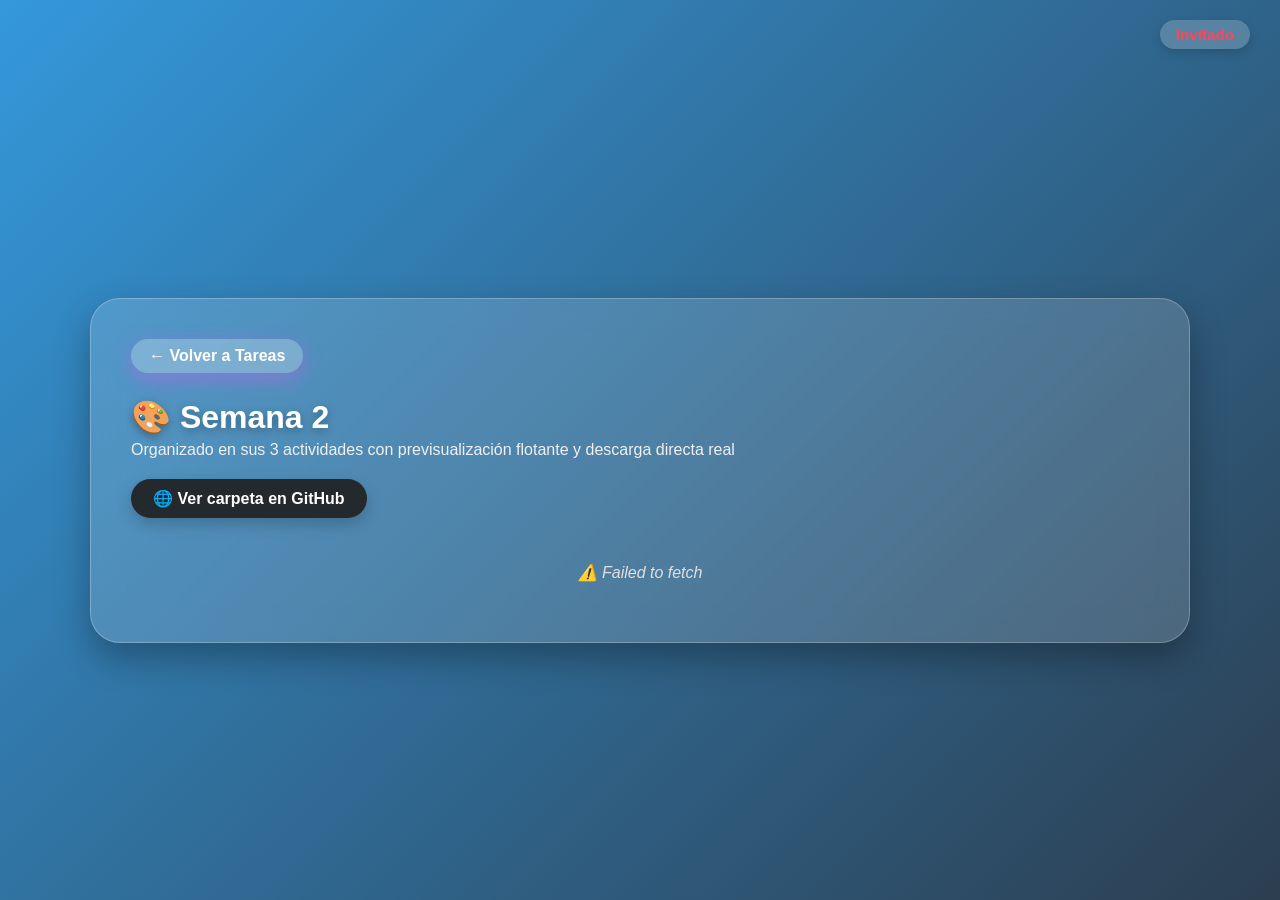
<file: semana2.html>
<!DOCTYPE html>
<html lang="es">
<head>
  <meta charset="UTF-8" />
  <meta name="viewport" content="width=device-width, initial-scale=1" />
  <title>Semana 2 - Diseño</title>
  <link rel="stylesheet" href="body.css" />

  <style>
    /* ================================
        🎨 ESTILOS GENERALES
        ================================ */
    body {
      font-family: 'Poppins', "Segoe UI", sans-serif;
      margin: 0;
      padding: 0;
      background: linear-gradient(135deg, #3498db, #2c3e50);
      color: #fff;
      min-height: 100vh;
      display: flex;
      justify-content: center;
      align-items: center;
    }

    /* Indicador del rol de usuario */
    .user-name {
      position: absolute;
      top: 20px;
      right: 30px;
      font-weight: 600;
      background: rgba(255, 255, 255, 0.2);
      padding: 6px 16px;
      border-radius: 20px;
      font-size: 0.95rem;
      backdrop-filter: blur(8px);
      box-shadow: 0 4px 10px rgba(0,0,0,0.15);
    }

    /* Contenedor principal estilo cristal */
    .semana-container {
      max-width: 1100px;
      width: 95%;
      margin: 80px auto 40px;
      background: rgba(255, 255, 255, 0.15);
      backdrop-filter: blur(15px);
      padding: 40px;
      border-radius: 30px;
      border: 1px solid rgba(255, 255, 255, 0.25);
      box-shadow: 0 15px 35px rgba(0, 0, 0, 0.3);
      animation: fadeIn 0.7s ease;
    }

    @keyframes fadeIn {
      from { opacity: 0; transform: translateY(20px); }
      to { opacity: 1; transform: translateY(0); }
    }

    .semana-header h1 {
      margin: 10px 0 5px;
      font-size: 2rem;
      font-weight: 700;
      text-shadow: 0 3px 10px rgba(0, 0, 0, 0.3);
    }

    .semana-header p {
      color: #f0f0f0;
      margin-bottom: 20px;
      font-size: 1rem;
    }

    /* Botón de retorno */
    .back-button {
      text-decoration: none;
      color: #fff;
      background: rgba(255, 255, 255, 0.25);
      padding: 8px 18px;
      border-radius: 20px;
      font-weight: 600;
      display: inline-block;
      margin-bottom: 15px;
      transition: all 0.3s ease;
    }
    .back-button:hover {
      background: rgba(255, 255, 255, 0.4);
      transform: translateX(-3px);
    }

    /* Botón directo a GitHub */
    .github-link {
      display: inline-flex;
      align-items: center;
      gap: 8px;
      padding: 10px 22px;
      background: #24292e;
      color: #fff;
      text-decoration: none;
      border-radius: 50px;
      font-weight: 600;
      box-shadow: 0 6px 15px rgba(0, 0, 0, 0.2);
      transition: all 0.3s ease;
      margin-bottom: 25px;
    }
    .github-link:hover {
      background: #0366d6;
      transform: translateY(-2px);
    }

    /* Estilos para los Acordeones de Actividades */
    details {
      background: rgba(255, 255, 255, 0.12);
      border: 1px solid rgba(255, 255, 255, 0.25);
      border-radius: 18px;
      margin-bottom: 20px;
      padding: 15px 20px;
      backdrop-filter: blur(5px);
    }

    summary {
      font-size: 1.25rem;
      font-weight: 600;
      cursor: pointer;
      color: #fff;
      outline: none;
    }

    /* Cuadrícula de tarjetas dentro de cada actividad */
    .cards-grid {
      display: grid;
      grid-template-columns: repeat(auto-fit, minmax(260px, 1fr));
      gap: 20px;
      margin-top: 20px;
    }

    .preview-card {
      background: rgba(255, 255, 255, 0.2);
      border: 1px solid rgba(255, 255, 255, 0.3);
      border-radius: 20px;
      padding: 15px;
      display: flex;
      flex-direction: column;
      justify-content: space-between;
      backdrop-filter: blur(8px);
      box-shadow: 0 8px 20px rgba(0,0,0,0.15);
      transition: transform 0.3s ease;
    }
    .preview-card:hover {
      transform: translateY(-5px);
    }

    .preview-window {
      width: 100%;
      height: 160px;
      background: #fff;
      border-radius: 12px;
      overflow: hidden;
      border: 1px solid rgba(255,255,255,0.4);
      margin-bottom: 12px;
      display: flex;
      align-items: center;
      justify-content: center;
    }

    .preview-window iframe, 
    .preview-window img {
      width: 100%;
      height: 100%;
      object-fit: cover;
      border: none;
      pointer-events: none;
    }

    .file-title {
      font-size: 0.9rem;
      font-weight: 600;
      margin-bottom: 4px;
      color: #fff;
      white-space: nowrap;
      overflow: hidden;
      text-overflow: ellipsis;
    }

    .file-size {
      font-size: 0.75rem;
      color: #e0e0e0;
      margin-bottom: 12px;
    }

    .card-actions {
      display: flex;
      gap: 8px;
    }

    .action-btn {
      flex: 1;
      text-align: center;
      text-decoration: none;
      padding: 8px 10px;
      border-radius: 12px;
      font-size: 0.85rem;
      font-weight: 600;
      box-shadow: 0 4px 10px rgba(0,0,0,0.15);
      transition: all 0.3s ease;
      cursor: pointer;
      border: none;
    }

    .view-btn {
      background: rgba(255, 255, 255, 0.3);
      color: #fff;
      border: 1px solid rgba(255, 255, 255, 0.5);
    }
    .view-btn:hover { background: rgba(255, 255, 255, 0.5); }

    .download-btn {
      background: linear-gradient(135deg, #8e44ad, #3498db);
      color: #fff;
    }
    .download-btn:hover { background: linear-gradient(135deg, #71368a, #2980b9); }

    #loadingStatus {
      font-style: italic;
      color: #e0e0e0;
      text-align: center;
      padding: 20px;
    }

    /* ================================
        🔍 VENTANA MODAL DE PREVISUALIZACIÓN
        ================================ */
    .modal-overlay {
      position: fixed;
      top: 0;
      left: 0;
      width: 100vw;
      height: 100vh;
      background: rgba(0, 0, 0, 0.75);
      backdrop-filter: blur(8px);
      display: none;
      justify-content: center;
      align-items: center;
      z-index: 9999;
      animation: fadeInModal 0.3s ease;
    }

    @keyframes fadeInModal {
      from { opacity: 0; }
      to { opacity: 1; }
    }

    .modal-content {
      position: relative;
      width: 85%;
      max-width: 900px;
      height: 80vh;
      background: #1e272e;
      border-radius: 20px;
      border: 1px solid rgba(255, 255, 255, 0.2);
      display: flex;
      flex-direction: column;
      overflow: hidden;
      box-shadow: 0 20px 40px rgba(0,0,0,0.5);
    }

    .modal-header {
      padding: 15px 20px;
      background: rgba(0, 0, 0, 0.3);
      display: flex;
      justify-content: space-between;
      align-items: center;
      font-weight: 600;
      font-size: 1rem;
      border-bottom: 1px solid rgba(255,255,255,0.1);
    }

    .close-modal {
      background: #e74c3c;
      color: white;
      border: none;
      width: 32px;
      height: 32px;
      border-radius: 50%;
      font-size: 1.1rem;
      cursor: pointer;
      display: flex;
      align-items: center;
      justify-content: center;
      transition: background 0.2s;
    }
    .close-modal:hover { background: #c0392b; }

    .modal-body {
      flex: 1;
      width: 100%;
      height: 100%;
      background: #fff;
      display: flex;
      justify-content: center;
      align-items: center;
      overflow: auto;
    }

    .modal-body iframe, 
    .modal-body img {
      width: 100%;
      height: 100%;
      border: none;
      object-fit: contain;
    }
  </style>
</head>

<body>
  <!-- Rol del usuario -->
  <div class="user-name" id="userName">Cargando...</div>

  <div class="semana-container">
    <div class="semana-header">
      <a href="tareas.html" class="back-button">← Volver a Tareas</a>

      <h1>🎨 Semana 2</h1>
      <p>Organizado en sus 3 actividades con previsualización flotante y descarga directa real</p>

      <a href="https://github.com/jenniferivera001-cyber/base-de-datos-2/tree/main/tareas%20semanales/tarea_sem2"
          target="_blank"
          class="github-link">
        🌐 Ver carpeta en GitHub
      </a>
    </div>

    <!-- Estado de carga -->
    <div id="loadingStatus">⏳ Cargando archivos de la Semana 2...</div>

    <!-- Contenedor dinámico de las 3 Actividades -->
    <div id="activitiesContainer"></div>
  </div>

  <!-- Modal flotante para Ver previsualización ampliada -->
  <div class="modal-overlay" id="previewModal">
    <div class="modal-content">
      <div class="modal-header">
        <span id="modalFileName">Vista Previa</span>
        <button class="close-modal" id="closeModalBtn">&times;</button>
      </div>
      <div class="modal-body" id="modalBodyContainer">
        <!-- Contenido dinámico del modal -->
      </div>
    </div>
  </div>

  <script>
    document.addEventListener("DOMContentLoaded", () => {
      // Manejo de rol
      const esAdmin = localStorage.getItem("esAdmin") === "true" || localStorage.getItem("isAdmin") === "true";
      document.getElementById("userName").textContent = esAdmin ? "Administrador" : "Invitado";

      // Elementos del modal
      const modal = document.getElementById("previewModal");
      const closeModalBtn = document.getElementById("closeModalBtn");
      const modalBody = document.getElementById("modalBodyContainer");
      const modalFileName = document.getElementById("modalFileName");

      function abrirModal(url, nombre, ext) {
        modalFileName.textContent = nombre;
        if (ext === "pdf") {
          modalBody.innerHTML = `<iframe src="${url}#toolbar=1&view=FitH" title="${nombre}"></iframe>`;
        } else if (["jpg", "jpeg", "png", "gif", "webp"].includes(ext)) {
          modalBody.innerHTML = `<img src="${url}" alt="${nombre}">`;
        } else {
          modalBody.innerHTML = `<div style="color: #000; padding: 20px; text-align: center;">Este archivo no se puede previsualizar directamente, pero puedes descargarlo.</div>`;
        }
        modal.style.display = "flex";
      }

      function cerrarModal() {
        modal.style.display = "none";
        modalBody.innerHTML = "";
      }

      closeModalBtn.addEventListener("click", cerrarModal);
      modal.addEventListener("click", (e) => {
        if (e.target === modal) cerrarModal();
      });

      // Función para forzar descarga directa descargando el binario por fetch
      async function descargarArchivo(url, nombreArchivo) {
        try {
          const response = await fetch(url);
          const blob = await response.blob();
          const blobUrl = window.URL.createObjectURL(blob);
          const link = document.createElement('a');
          link.href = blobUrl;
          link.download = nombreArchivo;
          document.body.appendChild(link);
          link.click();
          document.body.removeChild(link);
          window.URL.revokeObjectURL(blobUrl);
        } catch (e) {
          const link = document.createElement('a');
          link.href = url;
          link.target = "_blank";
          link.download = nombreArchivo;
          link.click();
        }
      }

      // Configuración de GitHub para la Semana 2
      const repoOwner = "jenniferivera001-cyber";
      const repoName = "base-de-datos-2";
      const folderPath = "tareas semanales/tarea_sem2";

      const apiUrl = `https://api.github.com/repos/${repoOwner}/${repoName}/contents/${encodeURIComponent(folderPath)}`;

      fetch(apiUrl)
        .then(response => {
          if (!response.ok) {
            throw new Error("No se pudo obtener el contenido o la carpeta está vacía en GitHub.");
          }
          return response.json();
        })
        .then(data => {
          document.getElementById("loadingStatus").style.display = "none";
          const container = document.getElementById("activitiesContainer");

          const archivos = data.filter(item => item.type === "file");

          if (archivos.length === 0) {
            container.innerHTML = "<p>No hay archivos disponibles en esta carpeta.</p>";
            return;
          }

          const act1Files = [];
          const act2Files = [];
          const act3Files = [];

          // Clasificación perfecta basada en tus nombres actuales
          archivos.forEach(archivo => {
            const nameUp = archivo.name.toUpperCase();
            if (nameUp.includes("ACT 1") || nameUp.includes("ACT1")) {
              act1Files.push(archivo);
            } else if (nameUp.includes("ACT 2") || nameUp.includes("ACT2")) {
              act2Files.push(archivo);
            } else if (nameUp.includes("ACT 3") || nameUp.includes("ACT3")) {
              act3Files.push(archivo);
            } else {
              // Por si hay algún archivo extra sin etiqueta principal
              act1Files.push(archivo);
            }
          });

          const actividades = [
            { title: "📂 Actividad 1", files: act1Files, open: true },
            { title: "📂 Actividad 2", files: act2Files, open: false },
            { title: "📂 Actividad 3", files: act3Files, open: false }
          ];

          actividades.forEach(act => {
            if (act.files.length === 0) return;

            const details = document.createElement("details");
            if (act.open) details.setAttribute("open", "");

            const summary = document.createElement("summary");
            summary.textContent = `${act.title} (${act.files.length} archivos)`;
            details.appendChild(summary);

            const grid = document.createElement("div");
            grid.className = "cards-grid";

            act.files.forEach(archivo => {
              const card = document.createElement("div");
              card.className = "preview-card";

              const ext = archivo.name.split('.').pop().toLowerCase();
              const sizeKB = (archivo.size / 1024).toFixed(1) + " KB";

              let previewContent = "";
              if (ext === "pdf") {
                previewContent = `<iframe src="${archivo.download_url}#toolbar=0&view=FitH" title="${archivo.name}"></iframe>`;
              } else if (["jpg", "jpeg", "png", "gif", "webp"].includes(ext)) {
                previewContent = `<img src="${archivo.download_url}" alt="${archivo.name}">`;
              } else {
                previewContent = `<div style="font-size: 2.5rem; color:#333;">📄</div>`;
              }

              card.innerHTML = `
                <div class="preview-window">
                  ${previewContent}
                </div>
                <div>
                  <div class="file-title" title="${archivo.name}">${archivo.name}</div>
                  <div class="file-size">${sizeKB}</div>
                </div>
                <div class="card-actions">
                  <button class="action-btn view-btn">Ver</button>
                  <button class="action-btn download-btn">Descargar</button>
                </div>
              `;

              // Evento Ver (Abre el modal flotante sin descargar nada)
              card.querySelector(".view-btn").addEventListener("click", () => {
                abrirModal(archivo.download_url, archivo.name, ext);
              });

              // Evento Descargar (SOLO se ejecuta cuando el usuario hace clic en el botón)
              card.querySelector(".download-btn").addEventListener("click", () => {
                descargarArchivo(archivo.download_url, archivo.name);
              });

              grid.appendChild(card);
            });

            details.appendChild(grid);
            container.appendChild(details);
          });
        })
        .catch(error => {
          document.getElementById("loadingStatus").textContent = "⚠️ " + error.message;
        });
    });
  </script>
</body>
</html>
</file>
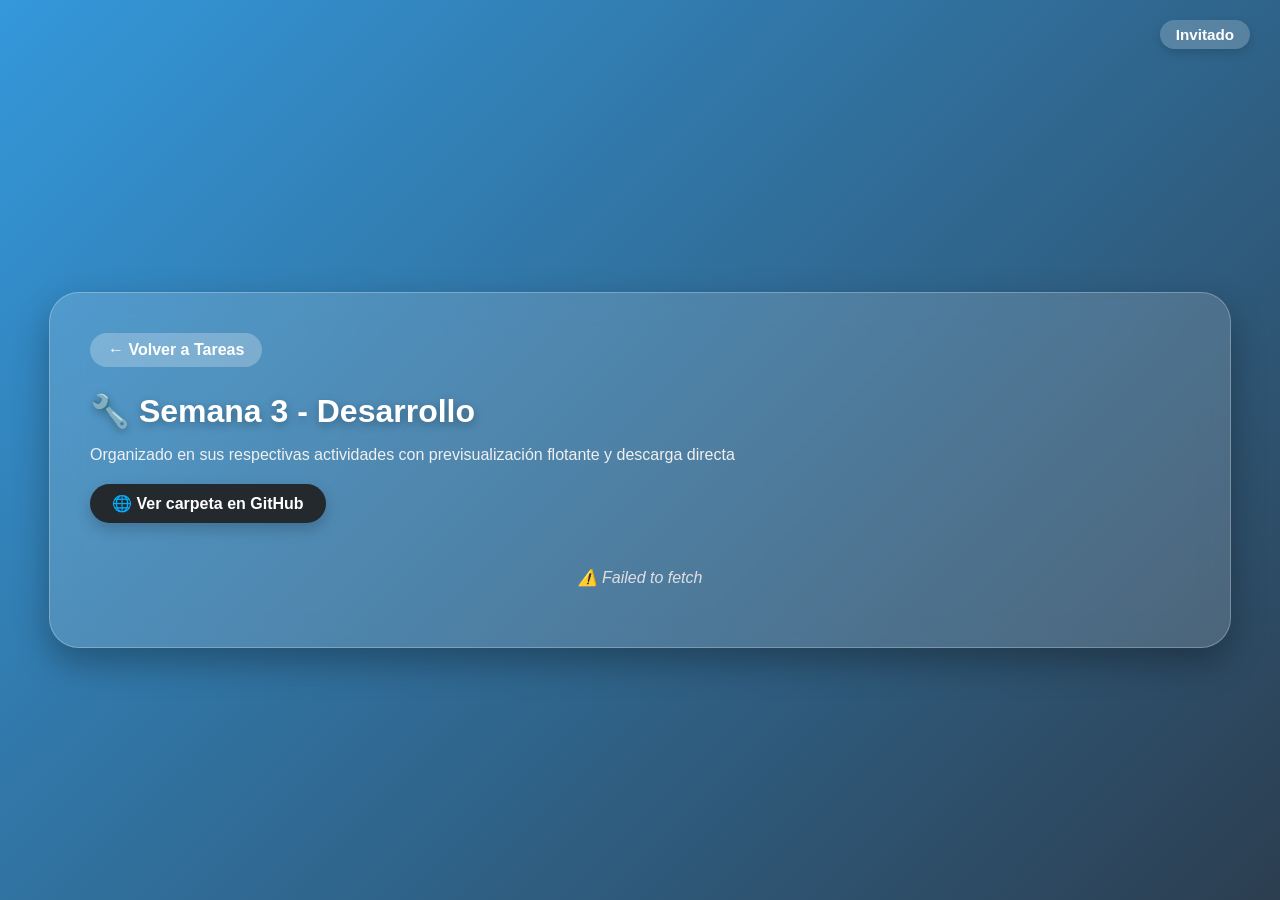
<file: semana3.html>
<!DOCTYPE html>
<html lang="es">
<head>
  <meta charset="UTF-8" />
  <meta name="viewport" content="width=device-width, initial-scale=1" />
  <title>Semana 3 - Desarrollo</title>

  <style>
    /* ================================
        🎨 ESTILOS GENERALES
        ================================ */
    body {
      font-family: 'Poppins', "Segoe UI", sans-serif;
      margin: 0;
      padding: 0;
      background: linear-gradient(135deg, #3498db, #2c3e50);
      color: #fff;
      min-height: 100vh;
      display: flex;
      justify-content: center;
      align-items: center;
    }

    /* Indicador del rol de usuario */
    .user-name {
      position: absolute;
      top: 20px;
      right: 30px;
      font-weight: 600;
      background: rgba(255, 255, 255, 0.2);
      padding: 6px 16px;
      border-radius: 20px;
      font-size: 0.95rem;
      backdrop-filter: blur(8px);
      box-shadow: 0 4px 10px rgba(0,0,0,0.15);
    }

    /* Contenedor principal estilo cristal */
    .semana-container {
      max-width: 1100px;
      width: 95%;
      margin: 80px auto 40px;
      background: rgba(255, 255, 255, 0.15);
      backdrop-filter: blur(15px);
      padding: 40px;
      border-radius: 30px;
      border: 1px solid rgba(255, 255, 255, 0.25);
      box-shadow: 0 15px 35px rgba(0, 0, 0, 0.3);
      animation: fadeIn 0.7s ease;
    }

    @keyframes fadeIn {
      from { opacity: 0; transform: translateY(20px); }
      to { opacity: 1; transform: translateY(0); }
    }

    .semana-header h1 {
      margin: 10px 0 5px;
      font-size: 2rem;
      font-weight: 700;
      text-shadow: 0 3px 10px rgba(0, 0, 0, 0.3);
    }

    .semana-header p {
      color: #f0f0f0;
      margin-bottom: 20px;
      font-size: 1rem;
    }

    /* Botón de retorno */
    .back-button {
      text-decoration: none;
      color: #fff;
      background: rgba(255, 255, 255, 0.25);
      padding: 8px 18px;
      border-radius: 20px;
      font-weight: 600;
      display: inline-block;
      margin-bottom: 15px;
      transition: all 0.3s ease;
    }
    .back-button:hover {
      background: rgba(255, 255, 255, 0.4);
      transform: translateX(-3px);
    }

    /* Botón directo a GitHub */
    .github-link {
      display: inline-flex;
      align-items: center;
      gap: 8px;
      padding: 10px 22px;
      background: #24292e;
      color: #fff;
      text-decoration: none;
      border-radius: 50px;
      font-weight: 600;
      box-shadow: 0 6px 15px rgba(0, 0, 0, 0.2);
      transition: all 0.3s ease;
      margin-bottom: 25px;
    }
    .github-link:hover {
      background: #0366d6;
      transform: translateY(-2px);
    }

    /* Estilos para los Acordeones de Actividades */
    details {
      background: rgba(255, 255, 255, 0.12);
      border: 1px solid rgba(255, 255, 255, 0.25);
      border-radius: 18px;
      margin-bottom: 20px;
      padding: 15px 20px;
      backdrop-filter: blur(5px);
    }

    summary {
      font-size: 1.25rem;
      font-weight: 600;
      cursor: pointer;
      color: #fff;
      outline: none;
    }

    /* Cuadrícula de tarjetas dentro de cada actividad */
    .cards-grid {
      display: grid;
      grid-template-columns: repeat(auto-fit, minmax(260px, 1fr));
      gap: 20px;
      margin-top: 20px;
    }

    .preview-card {
      background: rgba(255, 255, 255, 0.2);
      border: 1px solid rgba(255, 255, 255, 0.3);
      border-radius: 20px;
      padding: 15px;
      display: flex;
      flex-direction: column;
      justify-content: space-between;
      backdrop-filter: blur(8px);
      box-shadow: 0 8px 20px rgba(0,0,0,0.15);
      transition: transform 0.3s ease;
    }
    .preview-card:hover {
      transform: translateY(-5px);
    }

    .preview-window {
      width: 100%;
      height: 160px;
      background: #fff;
      border-radius: 12px;
      overflow: hidden;
      border: 1px solid rgba(255,255,255,0.4);
      margin-bottom: 12px;
      display: flex;
      align-items: center;
      justify-content: center;
    }

    .preview-window iframe, 
    .preview-window img {
      width: 100%;
      height: 100%;
      object-fit: cover;
      border: none;
      pointer-events: none;
    }

    .file-title {
      font-size: 0.9rem;
      font-weight: 600;
      margin-bottom: 4px;
      color: #fff;
      white-space: nowrap;
      overflow: hidden;
      text-overflow: ellipsis;
    }

    .file-size {
      font-size: 0.75rem;
      color: #e0e0e0;
      margin-bottom: 12px;
    }

    .card-actions {
      display: flex;
      gap: 8px;
    }

    .action-btn {
      flex: 1;
      text-align: center;
      text-decoration: none;
      padding: 8px 10px;
      border-radius: 12px;
      font-size: 0.85rem;
      font-weight: 600;
      box-shadow: 0 4px 10px rgba(0,0,0,0.15);
      transition: all 0.3s ease;
      cursor: pointer;
      border: none;
    }

    .view-btn {
      background: rgba(255, 255, 255, 0.3);
      color: #fff;
      border: 1px solid rgba(255, 255, 255, 0.5);
    }
    .view-btn:hover { background: rgba(255, 255, 255, 0.5); }

    .download-btn {
      background: linear-gradient(135deg, #8e44ad, #3498db);
      color: #fff;
    }
    .download-btn:hover { background: linear-gradient(135deg, #71368a, #2980b9); }

    #loadingStatus {
      font-style: italic;
      color: #e0e0e0;
      text-align: center;
      padding: 20px;
    }

    /* ================================
        🔍 VENTANA MODAL DE PREVISUALIZACIÓN
        ================================ */
    .modal-overlay {
      position: fixed;
      top: 0;
      left: 0;
      width: 100vw;
      height: 100vh;
      background: rgba(0, 0, 0, 0.75);
      backdrop-filter: blur(8px);
      display: none;
      justify-content: center;
      align-items: center;
      z-index: 9999;
      animation: fadeInModal 0.3s ease;
    }

    @keyframes fadeInModal {
      from { opacity: 0; }
      to { opacity: 1; }
    }

    .modal-content {
      position: relative;
      width: 85%;
      max-width: 900px;
      height: 80vh;
      background: #1e272e;
      border-radius: 20px;
      border: 1px solid rgba(255, 255, 255, 0.2);
      display: flex;
      flex-direction: column;
      overflow: hidden;
      box-shadow: 0 20px 40px rgba(0,0,0,0.5);
    }

    .modal-header {
      padding: 15px 20px;
      background: rgba(0, 0, 0, 0.3);
      display: flex;
      justify-content: space-between;
      align-items: center;
      font-weight: 600;
      font-size: 1rem;
      border-bottom: 1px solid rgba(255,255,255,0.1);
    }

    .close-modal {
      background: #e74c3c;
      color: white;
      border: none;
      width: 32px;
      height: 32px;
      border-radius: 50%;
      font-size: 1.1rem;
      cursor: pointer;
      display: flex;
      align-items: center;
      justify-content: center;
      transition: background 0.2s;
    }
    .close-modal:hover { background: #c0392b; }

    .modal-body {
      flex: 1;
      width: 100%;
      height: 100%;
      background: #fff;
      display: flex;
      justify-content: center;
      align-items: center;
      overflow: auto;
    }

    .modal-body iframe, 
    .modal-body img {
      width: 100%;
      height: 100%;
      border: none;
      object-fit: contain;
    }
  </style>
</head>

<body>
  <!-- Rol del usuario -->
  <div class="user-name" id="userLabel">Cargando...</div>

  <div class="semana-container">
    <div class="semana-header">
      <a href="tareas.html" class="back-button">← Volver a Tareas</a>

      <h1>🔧 Semana 3 - Desarrollo</h1>
      <p>Organizado en sus respectivas actividades con previsualización flotante y descarga directa</p>

      <!-- Enlace directo a la carpeta de la semana 3 en GitHub -->
      <a href="https://github.com/jenniferivera001-cyber/base-de-datos-2/tree/main/tareas%20semanales/tarea_sem3"
          target="_blank"
          class="github-link">
        🌐 Ver carpeta en GitHub
      </a>
    </div>

    <!-- Estado de carga -->
    <div id="loadingStatus">⏳ Cargando archivos de la Semana 3 desde GitHub...</div>

    <!-- Contenedor dinámico de las Actividades -->
    <div id="activitiesContainer"></div>
  </div>

  <!-- Modal flotante para Ver previsualización ampliada -->
  <div class="modal-overlay" id="previewModal">
    <div class="modal-content">
      <div class="modal-header">
        <span id="modalFileName">Vista Previa</span>
        <button class="close-modal" id="closeModalBtn">&times;</button>
      </div>
      <div class="modal-body" id="modalBodyContainer">
        <!-- Contenido dinámico del modal -->
      </div>
    </div>
  </div>

  <script>
    document.addEventListener("DOMContentLoaded", () => {
      // Manejo de roles
      const esAdmin = localStorage.getItem("isAdmin") === "true" || localStorage.getItem("esAdmin") === "true";
      document.getElementById("userLabel").textContent = esAdmin ? "Administrador" : "Invitado";

      // Elementos del modal
      const modal = document.getElementById("previewModal");
      const closeModalBtn = document.getElementById("closeModalBtn");
      const modalBody = document.getElementById("modalBodyContainer");
      const modalFileName = document.getElementById("modalFileName");

      function abrirModal(url, nombre, ext) {
        modalFileName.textContent = nombre;
        if (ext === "pdf") {
          modalBody.innerHTML = `<iframe src="${url}#toolbar=1&view=FitH" title="${nombre}"></iframe>`;
        } else if (["jpg", "jpeg", "png", "gif", "webp"].includes(ext)) {
          modalBody.innerHTML = `<img src="${url}" alt="${nombre}">`;
        } else {
          modalBody.innerHTML = `<div style="color: #000; padding: 20px; text-align: center;">Este archivo no se puede previsualizar directamente, pero puedes descargarlo.</div>`;
        }
        modal.style.display = "flex";
      }

      function cerrarModal() {
        modal.style.display = "none";
        modalBody.innerHTML = "";
      }

      closeModalBtn.addEventListener("click", cerrarModal);
      modal.addEventListener("click", (e) => {
        if (e.target === modal) cerrarModal();
      });

      // Función para descarga limpia por medio de fetch
      async function descargarArchivo(url, nombreArchivo) {
        try {
          const response = await fetch(url);
          const blob = await response.blob();
          const blobUrl = window.URL.createObjectURL(blob);
          const link = document.createElement('a');
          link.href = blobUrl;
          link.download = nombreArchivo;
          document.body.appendChild(link);
          link.click();
          document.body.removeChild(link);
          window.URL.revokeObjectURL(blobUrl);
        } catch (e) {
          const link = document.createElement('a');
          link.href = url;
          link.target = "_blank";
          link.download = nombreArchivo;
          link.click();
        }
      }

      // Configuración de GitHub para la Semana 3
      const repoOwner = "jenniferivera001-cyber";
      const repoName = "base-de-datos-2";
      const folderPath = "tareas semanales/tarea_sem3";

      const apiUrl = `https://api.github.com/repos/${repoOwner}/${repoName}/contents/${encodeURIComponent(folderPath)}`;

      fetch(apiUrl)
        .then(response => {
          if (!response.ok) {
            throw new Error("No se pudo obtener el contenido o la carpeta está vacía en GitHub.");
          }
          return response.json();
        })
        .then(data => {
          document.getElementById("loadingStatus").style.display = "none";
          const container = document.getElementById("activitiesContainer");

          const archivos = data.filter(item => item.type === "file");

          if (archivos.length === 0) {
            container.innerHTML = "<p>No hay archivos disponibles en esta carpeta.</p>";
            return;
          }

          const act1Files = [];
          const act2Files = [];
          const act3Files = [];

          // Clasificación automática exacta para Actividad 1 y Actividad 2 según los nombres de tus archivos
          archivos.forEach(archivo => {
            const nameUp = archivo.name.toUpperCase();
            if (nameUp.includes("ACT1") || nameUp.includes("ACT 1")) {
              act1Files.push(archivo);
            } else if (nameUp.includes("ACT2") || nameUp.includes("ACT 2") || nameUp.includes("ACT02")) {
              act2Files.push(archivo);
            } else if (nameUp.includes("ACT3") || nameUp.includes("ACT 3")) {
              act3Files.push(archivo);
            } else {
              act1Files.push(archivo); // Por defecto si se añade otro archivo sin etiqueta clara
            }
          });

          const actividades = [
            { title: "📂 Actividad 1", files: act1Files, open: true },
            { title: "📂 Actividad 2", files: act2Files, open: false },
            { title: "📂 Actividad 3", files: act3Files, open: false }
          ];

          actividades.forEach(act => {
            if (act.files.length === 0) return;

            const details = document.createElement("details");
            if (act.open) details.setAttribute("open", "");

            const summary = document.createElement("summary");
            summary.textContent = `${act.title} (${act.files.length} archivos)`;
            details.appendChild(summary);

            const grid = document.createElement("div");
            grid.className = "cards-grid";

            act.files.forEach(archivo => {
              const card = document.createElement("div");
              card.className = "preview-card";

              const ext = archivo.name.split('.').pop().toLowerCase();
              const sizeKB = (archivo.size / 1024).toFixed(1) + " KB";

              let previewContent = "";
              if (ext === "pdf") {
                previewContent = `<iframe src="${archivo.download_url}#toolbar=0&view=FitH" title="${archivo.name}"></iframe>`;
              } else if (["jpg", "jpeg", "png", "gif", "webp"].includes(ext)) {
                previewContent = `<img src="${archivo.download_url}" alt="${archivo.name}">`;
              } else {
                previewContent = `<div style="font-size: 2.5rem; color:#333;">📄</div>`;
              }

              card.innerHTML = `
                <div class="preview-window">
                  ${previewContent}
                </div>
                <div>
                  <div class="file-title" title="${archivo.name}">${archivo.name}</div>
                  <div class="file-size">${sizeKB}</div>
                </div>
                <div class="card-actions">
                  <button class="action-btn view-btn">Ver</button>
                  <button class="action-btn download-btn">Descargar</button>
                </div>
              `;

              // Evento Ver (Abre el modal flotante)
              card.querySelector(".view-btn").addEventListener("click", () => {
                abrirModal(archivo.download_url, archivo.name, ext);
              });

              // Evento Descargar manual
              card.querySelector(".download-btn").addEventListener("click", () => {
                descargarArchivo(archivo.download_url, archivo.name);
              });

              grid.appendChild(card);
            });

            details.appendChild(grid);
            container.appendChild(details);
          });
        })
        .catch(error => {
          document.getElementById("loadingStatus").textContent = "⚠️ " + error.message;
        });
    });
  </script>
</body>
</html>
</file>
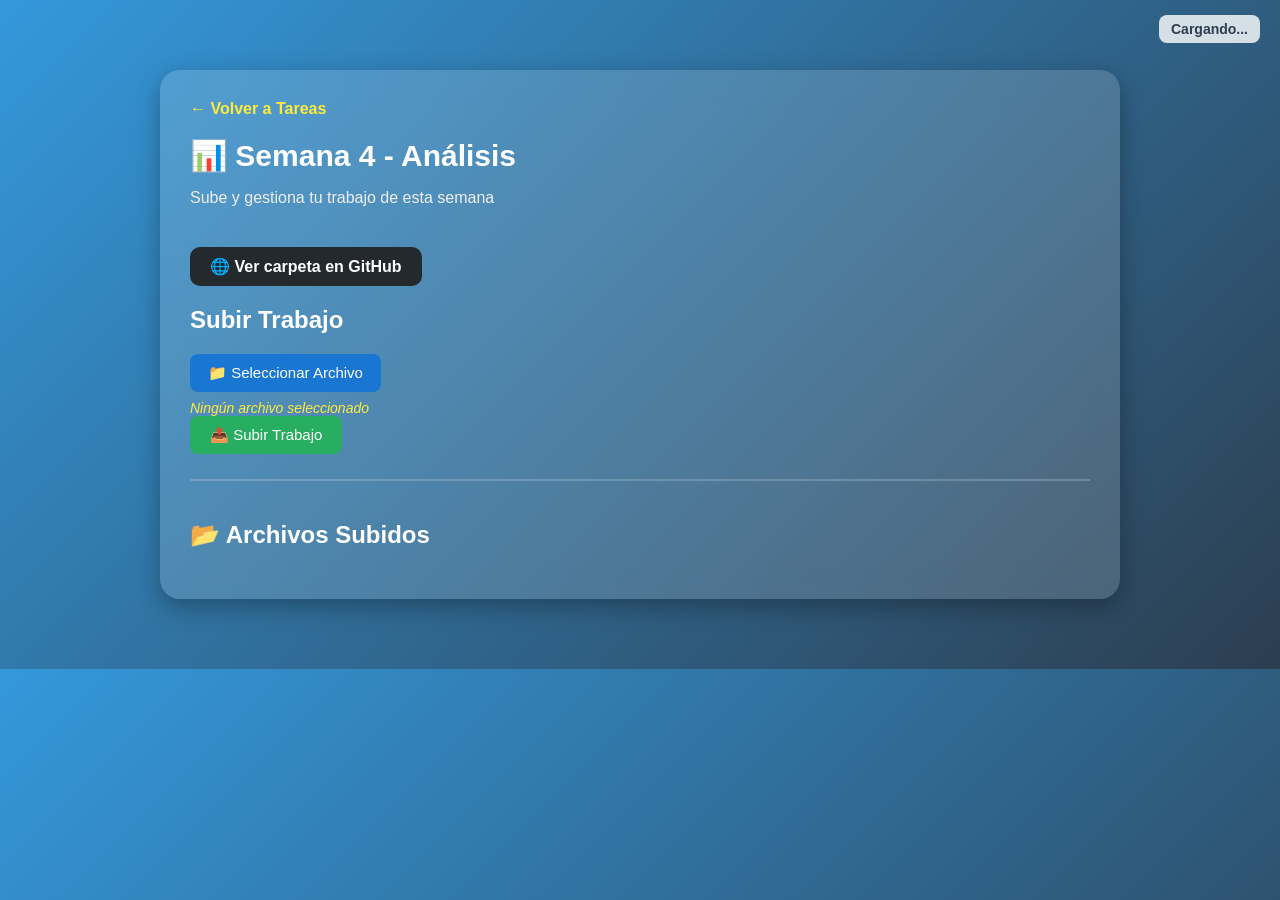
<file: semana4.html>
<!DOCTYPE html>
<html lang="es">
<head>
  <meta charset="UTF-8" />
  <meta name="viewport" content="width=device-width, initial-scale=1" />
  <title>Semana 4 - Análisis</title>
  <style>
    body {
      font-family: "Segoe UI", Roboto, sans-serif;
      margin: 0;
      padding: 0;
      background: linear-gradient(135deg, #3498db, #2c3e50);
      color: #2c3e50;
    }

    .user-name {
      position: absolute;
      top: 15px;
      right: 20px;
      font-weight: 600;
      background: rgba(255,255,255,0.8);
      padding: 6px 12px;
      border-radius: 8px;
      font-size: 14px;
    }

    .semana-container {
      max-width: 900px;
      margin: 70px auto;
      background: rgba(255, 255, 255, 0.15);
      backdrop-filter: blur(15px);
      padding: 30px;
      border-radius: 20px;
      box-shadow: 0 8px 25px rgba(0, 0, 0, 0.3);
      animation: fadeIn 0.7s ease;
      color: #fff;
    }

    @keyframes fadeIn {
      from { opacity: 0; transform: translateY(20px); }
      to   { opacity: 1; transform: translateY(0); }
    }

    .semana-header h1 {
      margin: 0;
      font-size: 30px;
      color: #fff;
    }

    .semana-header p {
      color: #f0f0f0;
      margin-bottom: 25px;
    }

    .back-button {
      text-decoration: none;
      color: #ffeb3b;
      font-weight: bold;
      display: inline-block;
      margin-bottom: 20px;
      transition: color 0.3s;
    }
    .back-button:hover { color: #ffc107; }

    .file-input-button {
      background: #1976d2;
      color: #fff;
      padding: 10px 18px;
      border-radius: 8px;
      cursor: pointer;
      font-size: 15px;
      display: inline-block;
      transition: background 0.3s;
    }
    .file-input-button:hover { background: #125ea5; }

    input[type="file"] { display: none; }

    button {
      border: none;
      padding: 10px 20px;
      font-size: 15px;
      border-radius: 8px;
      cursor: pointer;
      transition: background 0.3s;
      color: #fff;
    }

    .upload-btn { background: #27ae60; }
    .upload-btn:hover { background: #1f8a4d; }

    .delete-btn { background: #e74c3c; }
    .delete-btn:hover { background: #c0392b; }

    .download-btn {
      background: #8e44ad;
      text-decoration: none;
      display: inline-block;
      padding: 8px 15px;
      border-radius: 8px;
      font-size: 14px;
      text-align: center;
      color: #fff;
    }
    .download-btn:hover { background: #6c3483; }

    #status {
      font-weight: 500;
      margin-top: 10px;
    }

    .work-list {
      border-top: 2px solid rgba(255,255,255,0.2);
      padding-top: 20px;
      margin-top: 25px;
    }

    .file-card {
      display: flex;
      align-items: center;
      background: rgba(255,255,255,0.1);
      border-radius: 14px;
      padding: 15px;
      margin-bottom: 15px;
      box-shadow: 0 4px 10px rgba(0,0,0,0.2);
      gap: 15px;
    }

    .preview-image {
      width: 60px;
      height: 60px;
      object-fit: cover;
      border-radius: 8px;
      border: 1px solid rgba(255,255,255,0.2);
      background: #f9f9f9;
    }

    .file-info { flex: 1; }

    .file-name {
      font-weight: bold;
      font-size: 16px;
      color: #fff;
    }

    .file-size { font-size: 13px; color: #ddd; }

    .action-buttons { display: flex; gap: 10px; }

    #selectedFile {
      margin-top: 8px;
      font-size: 14px;
      color: #ffeb3b;
      font-style: italic;
    }
  /* ================================
       🌐 ENLACE A GITHUB
       ================================ */
    .github-link {
      display: inline-block;
      margin-top: 15px;
      padding: 10px 20px;
      background: #24292e;
      color: #fff;
      text-decoration: none;
      border-radius: 10px;
      font-weight: bold;
      transition: 0.3s;
    }
    .github-link:hover {
      background: #0366d6;
    }
  </style>
</head>
<body>
  <div class="user-name" id="userName">Cargando...</div>

  <div class="semana-container">
    <div class="semana-header">
      <a href="tareas.html" class="back-button">← Volver a Tareas</a>
      <h1>📊 Semana 4 - Análisis</h1>
      <p>Sube y gestiona tu trabajo de esta semana</p>
     <!-- Enlace directo al repositorio de GitHub -->
      <a href="https://github.com/maxi03050/base_de_datos_2/tree/main/tareas%20semanales/tarea_sem4"
         target="_blank"
         class="github-link">
         🌐 Ver carpeta en GitHub
      </a>
    </div>

    <!-- SUBIR ARCHIVO (solo admin) -->
    <div class="upload-section" id="uploadSection">
      <h2>Subir Trabajo</h2>
      <form class="upload-form" id="uploadForm">
        <div class="file-input-wrapper">
          <label class="file-input-button">
            📁 Seleccionar Archivo
            <input type="file" id="fileInput" accept=".pdf,.jpg,.jpeg,.png,.doc,.docx,.ppt,.pptx" />
          </label>
          <div id="selectedFile">Ningún archivo seleccionado</div>
        </div>
        <button type="button" class="upload-btn" onclick="subirArchivo()">📤 Subir Trabajo</button>
      </form>
      <p id="status"></p>
    </div>

    <!-- LISTA DE ARCHIVOS -->
    <div class="work-list" id="workList">
      <h2>📂 Archivos Subidos</h2>
      <div id="fileCards"></div>
    </div>
  </div>

  <!-- SUPABASE -->
  <script type="module">
    import { createClient } from "https://esm.sh/@supabase/supabase-js@2";

    const supabase = createClient(
      "https://sxxayzbfdrxxfrltdirb.supabase.co",
      "eyJhbGciOiJIUzI1NiIsInR5cCI6IkpXVCJ9.eyJpc3MiOiJzdXBhYmFzZSIsInJlZiI6InN4eGF5emJmZHJ4eGZybHRkaXJiIiwicm9sZSI6ImFub24iLCJpYXQiOjE3NTg4Mzk2OTMsImV4cCI6MjA3NDQxNTY5M30.xi675-BzW7SQUFhD_5QN0-lLNsnQyF2_FU6lYXB9fqw"
    );

    let archivos = [];
    const esAdmin = localStorage.getItem("isAdmin") === "true"; // ✅ igual que en semana 1

    const userNameDiv = document.getElementById("userName");
    userNameDiv.textContent = esAdmin ? "Administrador" : "Invitado";

    // Ocultar sección de subida si no es admin
    if (!esAdmin) {
      document.getElementById("uploadSection").style.display = "none";
    }

    // Mostrar nombre del archivo seleccionado
    document.getElementById("fileInput")?.addEventListener("change", (e) => {
      const selectedFile = document.getElementById("selectedFile");
      selectedFile.textContent = e.target.files.length > 0
        ? `📄 ${e.target.files[0].name}`
        : "Ningún archivo seleccionado";
    });

    // SUBIR ARCHIVO
    async function subirArchivo() {
      if (!esAdmin) return alert("⚠️ Solo el administrador puede subir archivos");

      const fileInput = document.getElementById("fileInput");
      const status = document.getElementById("status");

      if (!fileInput.files.length) {
        alert("⚠️ Selecciona un archivo primero");
        return;
      }

      const file = fileInput.files[0];
      const filePath = `entregas/${Date.now()}-${file.name}`;

      status.textContent = "⏳ Subiendo...";

      const { error: uploadError } = await supabase.storage
        .from("trabajos")
        .upload(filePath, file);

      if (uploadError) {
        status.textContent = "❌ Error: " + uploadError.message;
        return;
      }

      const { data: publicURL } = supabase.storage
        .from("trabajos")
        .getPublicUrl(filePath);

      const { error: dbError } = await supabase
        .from("archivos")
        .insert([{ nombre: file.name, ruta: filePath, url: publicURL.publicUrl, semana: "Semana 4" }]);

      if (dbError) {
        status.textContent = "❌ Error guardando en base de datos";
        return;
      }

      status.textContent = "✅ Archivo subido correctamente";
      fileInput.value = "";
      document.getElementById("selectedFile").textContent = "Ningún archivo seleccionado";

      cargarArchivos();
    }

    // LISTAR ARCHIVOS
    async function cargarArchivos() {
      const { data } = await supabase
        .from("archivos")
        .select("*")
        .eq("semana", "Semana 4")
        .order("subido_en", { ascending: false });

      archivos = data || [];
      mostrarArchivos();
    }

    function mostrarArchivos() {
      const container = document.getElementById("fileCards");
      container.innerHTML = "";

      archivos.forEach((archivo) => {
        const div = document.createElement("div");
        div.className = "file-card";

        const img = document.createElement("img");
        img.className = "preview-image";
        img.src = archivo.url.match(/\.(jpg|jpeg|png)$/i)
          ? archivo.url
          : "https://cdn-icons-png.flaticon.com/512/109/109612.png";

        const info = document.createElement("div");
        info.className = "file-info";
        info.innerHTML = `
          <div class="file-name">${archivo.nombre}</div>
          <div class="file-size">${archivo.size ? (archivo.size/1024).toFixed(2)+" KB" : ""}</div>
        `;

        const buttons = document.createElement("div");
        buttons.className = "action-buttons";

        const download = document.createElement("a");
        download.className = "download-btn";
        download.href = archivo.url;
        download.target = "_blank";
        download.textContent = "⬇️ Descargar";
        buttons.appendChild(download);

        if (esAdmin) {
          const del = document.createElement("button");
          del.className = "delete-btn";
          del.textContent = "🗑️ Borrar";
          del.onclick = async () => {
            if (!confirm("⚠️ ¿Seguro que deseas eliminar este archivo?")) return;
            await supabase.storage.from("trabajos").remove([archivo.ruta]);
            await supabase.from("archivos").delete().eq("id", archivo.id);
            cargarArchivos();
            document.getElementById("status").textContent = "✅ Archivo eliminado correctamente";
          };
          buttons.appendChild(del);
        }

        div.appendChild(img);
        div.appendChild(info);
        div.appendChild(buttons);
        container.appendChild(div);
      });
    }

    document.addEventListener("DOMContentLoaded", cargarArchivos);
    window.subirArchivo = subirArchivo;
  </script>
</body>
</html>
</file>
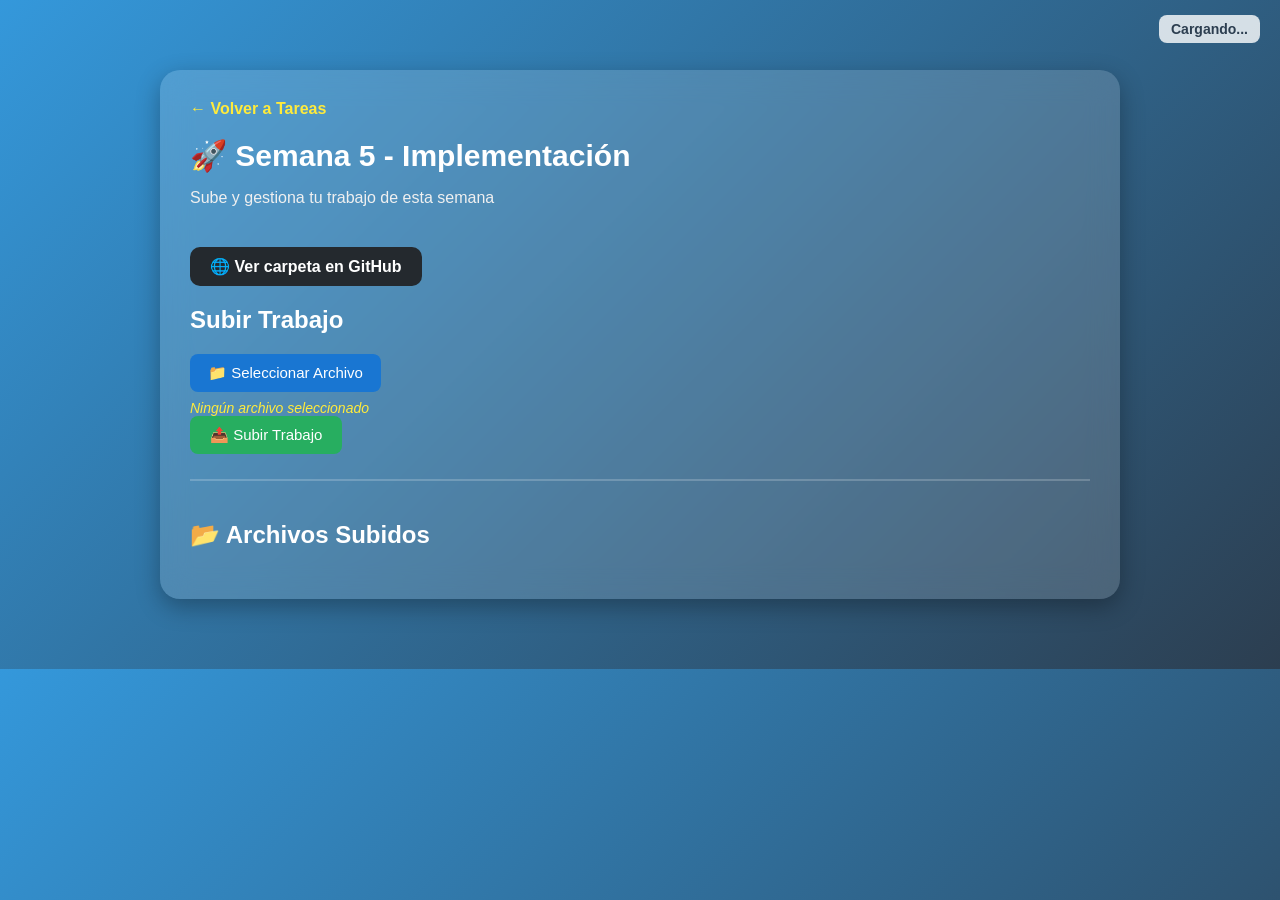
<file: semana5.html>
<!DOCTYPE html>
<html lang="es">
<head>
  <meta charset="UTF-8" />
  <meta name="viewport" content="width=device-width, initial-scale=1" />
  <title>Semana 5 - Implementación</title>
  <style>
    body {
      font-family: "Segoe UI", Roboto, sans-serif;
      margin: 0;
      padding: 0;
      background: linear-gradient(135deg, #3498db, #2c3e50);
      color: #2c3e50;
    }

    .user-name {
      position: absolute;
      top: 15px;
      right: 20px;
      font-weight: 600;
      background: rgba(255,255,255,0.8);
      padding: 6px 12px;
      border-radius: 8px;
      font-size: 14px;
    }

    .semana-container {
      max-width: 900px;
      margin: 70px auto;
      background: rgba(255, 255, 255, 0.15);
      backdrop-filter: blur(15px);
      padding: 30px;
      border-radius: 20px;
      box-shadow: 0 8px 25px rgba(0, 0, 0, 0.3);
      animation: fadeIn 0.7s ease;
      color: #fff;
    }

    @keyframes fadeIn {
      from { opacity: 0; transform: translateY(20px); }
      to   { opacity: 1; transform: translateY(0); }
    }

    .semana-header h1 {
      margin: 0;
      font-size: 30px;
      color: #fff;
    }

    .semana-header p {
      color: #f0f0f0;
      margin-bottom: 25px;
    }

    .back-button {
      text-decoration: none;
      color: #ffeb3b;
      font-weight: bold;
      display: inline-block;
      margin-bottom: 20px;
      transition: color 0.3s;
    }
    .back-button:hover { color: #ffc107; }

    .file-input-button {
      background: #1976d2;
      color: #fff;
      padding: 10px 18px;
      border-radius: 8px;
      cursor: pointer;
      font-size: 15px;
      display: inline-block;
      transition: background 0.3s;
    }
    .file-input-button:hover { background: #125ea5; }

    input[type="file"] { display: none; }

    button {
      border: none;
      padding: 10px 20px;
      font-size: 15px;
      border-radius: 8px;
      cursor: pointer;
      transition: background 0.3s;
      color: #fff;
    }

    .upload-btn { background: #27ae60; }
    .upload-btn:hover { background: #1f8a4d; }

    .delete-btn { background: #e74c3c; }
    .delete-btn:hover { background: #c0392b; }

    .download-btn {
      background: #8e44ad;
      text-decoration: none;
      display: inline-block;
      padding: 8px 15px;
      border-radius: 8px;
      font-size: 14px;
      text-align: center;
      color: #fff;
    }
    .download-btn:hover { background: #6c3483; }

    #status {
      font-weight: 500;
      margin-top: 10px;
    }

    .work-list {
      border-top: 2px solid rgba(255,255,255,0.2);
      padding-top: 20px;
      margin-top: 25px;
    }

    .file-card {
      display: flex;
      align-items: center;
      background: rgba(255,255,255,0.1);
      border-radius: 14px;
      padding: 15px;
      margin-bottom: 15px;
      box-shadow: 0 4px 10px rgba(0,0,0,0.2);
      gap: 15px;
    }

    .preview-image {
      width: 60px;
      height: 60px;
      object-fit: cover;
      border-radius: 8px;
      border: 1px solid rgba(255,255,255,0.2);
      background: #f9f9f9;
    }

    .file-info {
      flex: 1;
    }

    .file-name {
      font-weight: bold;
      font-size: 16px;
      color: #fff;
    }

    .file-size {
      font-size: 13px;
      color: #ddd;
    }

    .action-buttons {
      display: flex;
      gap: 10px;
    }

    #selectedFile {
      margin-top: 8px;
      font-size: 14px;
      color: #ffeb3b;
      font-style: italic;
    }
  /* ================================
       🌐 ENLACE A GITHUB
       ================================ */
    .github-link {
      display: inline-block;
      margin-top: 15px;
      padding: 10px 20px;
      background: #24292e;
      color: #fff;
      text-decoration: none;
      border-radius: 10px;
      font-weight: bold;
      transition: 0.3s;
    }
    .github-link:hover {
      background: #0366d6;
    }
  </style>
</head>
<body>
  <div class="user-name" id="userName">Cargando...</div>

  <div class="semana-container">
    <div class="semana-header">
      <a href="tareas.html" class="back-button">← Volver a Tareas</a>
      <h1>🚀 Semana 5 - Implementación</h1>
      <p>Sube y gestiona tu trabajo de esta semana</p>
    <!-- Enlace directo al repositorio de GitHub -->
      <a href="https://github.com/maxi03050/base_de_datos_2/tree/main/tareas%20semanales/tarea_sem5"
         target="_blank"
         class="github-link">
         🌐 Ver carpeta en GitHub
      </a>
    </div>

    <!-- SUBIR ARCHIVO (solo admin) -->
    <div class="upload-section" id="uploadSection">
      <h2>Subir Trabajo</h2>
      <form class="upload-form" id="uploadForm">
        <div class="file-input-wrapper">
          <label class="file-input-button">
            📁 Seleccionar Archivo
            <input type="file" id="fileInput" accept=".pdf,.jpg,.jpeg,.png,.doc,.docx,.ppt,.pptx" />
          </label>
          <div id="selectedFile">Ningún archivo seleccionado</div>
        </div>
        <button type="button" class="upload-btn" onclick="subirArchivo()">📤 Subir Trabajo</button>
      </form>
      <p id="status"></p>
    </div>

    <div class="work-list" id="workList">
      <h2>📂 Archivos Subidos</h2>
      <div id="fileCards"></div>
    </div>
  </div>

  <script type="module">
    import { createClient } from "https://esm.sh/@supabase/supabase-js@2";

    const supabase = createClient(
      "https://sxxayzbfdrxxfrltdirb.supabase.co",
      "eyJhbGciOiJIUzI1NiIsInR5cCI6IkpXVCJ9.eyJpc3MiOiJzdXBhYmFzZSIsInJlZiI6InN4eGF5emJmZHJ4eGZybHRkaXJiIiwicm9sZSI6ImFub24iLCJpYXQiOjE3NTg4Mzk2OTMsImV4cCI6MjA3NDQxNTY5M30.xi675-BzW7SQUFhD_5QN0-lLNsnQyF2_FU6lYXB9fqw"
    );

    let archivos = [];
    const esAdmin = localStorage.getItem("isAdmin") === "true";

    // Mostrar usuario según rol
    const userNameDiv = document.getElementById("userName");
    userNameDiv.textContent = esAdmin ? "Administrador" : "Invitado";

    // Ocultar sección de subir archivos si no es admin
    if (!esAdmin) {
      document.getElementById("uploadSection").style.display = "none";
    }

    // Mostrar nombre de archivo al seleccionarlo
    document.getElementById("fileInput")?.addEventListener("change", (e) => {
      const selectedFile = document.getElementById("selectedFile");
      if (e.target.files.length > 0) {
        selectedFile.textContent = `📄 ${e.target.files[0].name}`;
      } else {
        selectedFile.textContent = "Ningún archivo seleccionado";
      }
    });

    // SUBIR ARCHIVO
    async function subirArchivo() {
      if (!esAdmin) return alert("⚠️ Solo el administrador puede subir archivos");

      const fileInput = document.getElementById("fileInput");
      const status = document.getElementById("status");

      if (!fileInput.files.length) {
        alert("⚠️ Selecciona un archivo primero");
        return;
      }

      const file = fileInput.files[0];
      const filePath = `entregas/${Date.now()}-${file.name}`;
      status.textContent = "⏳ Subiendo...";

      const { error: uploadError } = await supabase.storage
        .from("trabajos")
        .upload(filePath, file);

      if (uploadError) {
        status.textContent = "❌ Error: " + uploadError.message;
        return;
      }

      const { data: publicURL } = supabase.storage
        .from("trabajos")
        .getPublicUrl(filePath);

      const { error: dbError } = await supabase
        .from("archivos")
        .insert([{ 
          nombre: file.name, 
          ruta: filePath, 
          url: publicURL.publicUrl, 
          semana: "Semana 5" 
        }]);

      if (dbError) {
        status.textContent = "❌ Error guardando en base de datos";
        return;
      }

      status.textContent = "✅ Archivo subido correctamente";
      fileInput.value = ""; 
      document.getElementById("selectedFile").textContent = "Ningún archivo seleccionado";
      cargarArchivos();
    }

    // LISTAR ARCHIVOS
    async function cargarArchivos() {
      const { data } = await supabase
        .from("archivos")
        .select("*")
        .eq("semana", "Semana 5")
        .order("subido_en", { ascending: false });

      archivos = data || [];
      mostrarArchivos();
    }

    function mostrarArchivos() {
      const container = document.getElementById("fileCards");
      container.innerHTML = "";

      archivos.forEach((archivo) => {
        const div = document.createElement("div");
        div.className = "file-card";

        const img = document.createElement("img");
        img.className = "preview-image";
        img.src = archivo.url.match(/\.(jpg|jpeg|png)$/i)
          ? archivo.url
          : "https://cdn-icons-png.flaticon.com/512/109/109612.png";

        const info = document.createElement("div");
        info.className = "file-info";
        info.innerHTML = `
          <div class="file-name">${archivo.nombre}</div>
          <div class="file-size">${archivo.size ? (archivo.size/1024).toFixed(2)+" KB" : ""}</div>
        `;

        const buttons = document.createElement("div");
        buttons.className = "action-buttons";

        const download = document.createElement("a");
        download.className = "download-btn";
        download.href = archivo.url;
        download.target = "_blank";
        download.textContent = "⬇️ Descargar";
        buttons.appendChild(download);

        if (esAdmin) {
          const del = document.createElement("button");
          del.className = "delete-btn";
          del.textContent = "🗑️ Borrar";
          del.onclick = async () => {
            if (!confirm("⚠️ ¿Seguro que deseas eliminar este archivo?")) return;
            await supabase.storage.from("trabajos").remove([archivo.ruta]);
            await supabase.from("archivos").delete().eq("id", archivo.id);
            cargarArchivos();
            document.getElementById("status").textContent = "✅ Archivo eliminado correctamente";
          };
          buttons.appendChild(del);
        }

        div.appendChild(img);
        div.appendChild(info);
        div.appendChild(buttons);
        container.appendChild(div);
      });
    }

    document.addEventListener("DOMContentLoaded", cargarArchivos);
    window.subirArchivo = subirArchivo;
  </script>
</body>
</html>
</file>
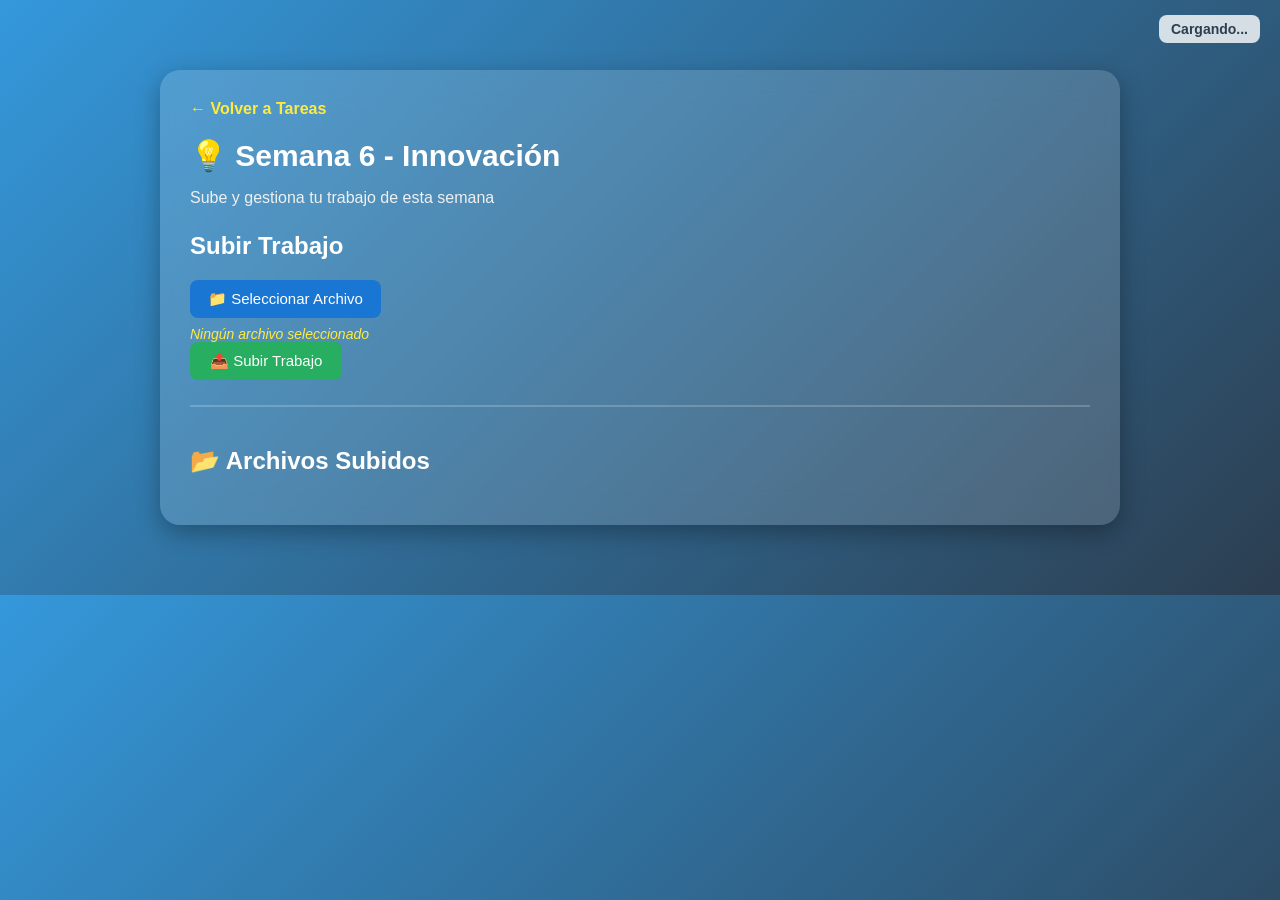
<file: semana6.html>
<!DOCTYPE html>
<html lang="es">
<head>
  <meta charset="UTF-8" />
  <meta name="viewport" content="width=device-width, initial-scale=1" />
  <title>Semana 6 - Innovación</title>
  <style>
    /* --- ESTILOS GENERALES --- */
    body {
      font-family: "Segoe UI", Roboto, sans-serif;
      margin: 0;
      padding: 0;
      background: linear-gradient(135deg, #3498db, #2c3e50);
      color: #2c3e50;
    }

    .user-name {
      position: absolute;
      top: 15px;
      right: 20px;
      font-weight: 600;
      background: rgba(255,255,255,0.8);
      padding: 6px 12px;
      border-radius: 8px;
      font-size: 14px;
    }

    .semana-container {
      max-width: 900px;
      margin: 70px auto;
      background: rgba(255, 255, 255, 0.15);
      backdrop-filter: blur(15px);
      padding: 30px;
      border-radius: 20px;
      box-shadow: 0 8px 25px rgba(0, 0, 0, 0.3);
      animation: fadeIn 0.7s ease;
      color: #fff;
    }

    @keyframes fadeIn {
      from { opacity: 0; transform: translateY(20px); }
      to   { opacity: 1; transform: translateY(0); }
    }

    .semana-header h1 {
      margin: 0;
      font-size: 30px;
      color: #fff;
    }

    .semana-header p {
      color: #f0f0f0;
      margin-bottom: 25px;
    }

    .back-button {
      text-decoration: none;
      color: #ffeb3b;
      font-weight: bold;
      display: inline-block;
      margin-bottom: 20px;
      transition: color 0.3s;
    }
    .back-button:hover { color: #ffc107; }

    /* --- BOTONES Y FORMULARIO --- */
    .file-input-button {
      background: #1976d2;
      color: #fff;
      padding: 10px 18px;
      border-radius: 8px;
      cursor: pointer;
      font-size: 15px;
      display: inline-block;
      transition: background 0.3s;
    }
    .file-input-button:hover { background: #125ea5; }

    input[type="file"] { display: none; }

    button {
      border: none;
      padding: 10px 20px;
      font-size: 15px;
      border-radius: 8px;
      cursor: pointer;
      transition: background 0.3s;
      color: #fff;
    }

    .upload-btn { background: #27ae60; }
    .upload-btn:hover { background: #1f8a4d; }

    .delete-btn { background: #e74c3c; }
    .delete-btn:hover { background: #c0392b; }

    .download-btn {
      background: #8e44ad;
      text-decoration: none;
      display: inline-block;
      padding: 8px 15px;
      border-radius: 8px;
      font-size: 14px;
      text-align: center;
      color: #fff;
    }
    .download-btn:hover { background: #6c3483; }

    #status {
      font-weight: 500;
      margin-top: 10px;
    }

    /* --- LISTA DE ARCHIVOS --- */
    .work-list {
      border-top: 2px solid rgba(255,255,255,0.2);
      padding-top: 20px;
      margin-top: 25px;
    }

    .file-card {
      display: flex;
      align-items: center;
      background: rgba(255,255,255,0.1);
      border-radius: 14px;
      padding: 15px;
      margin-bottom: 15px;
      box-shadow: 0 4px 10px rgba(0,0,0,0.2);
      gap: 15px;
    }

    .preview-image {
      width: 60px;
      height: 60px;
      object-fit: cover;
      border-radius: 8px;
      border: 1px solid rgba(255,255,255,0.2);
      background: #f9f9f9;
    }

    .file-info { flex: 1; }
    .file-name { font-weight: bold; font-size: 16px; color: #fff; }
    .file-size { font-size: 13px; color: #ddd; }

    .action-buttons { display: flex; gap: 10px; }

    #selectedFile {
      margin-top: 8px;
      font-size: 14px;
      color: #ffeb3b;
      font-style: italic;
    }
  </style>
</head>
<body>
  <div class="user-name" id="userName">Cargando...</div>

  <div class="semana-container">
    <div class="semana-header">
      <a href="tareas.html" class="back-button">← Volver a Tareas</a>
      <h1>💡 Semana 6 - Innovación</h1>
      <p>Sube y gestiona tu trabajo de esta semana</p>
    </div>

    <!-- SUBIR ARCHIVO (solo admin) -->
    <div class="upload-section" id="uploadSection">
      <h2>Subir Trabajo</h2>
      <form class="upload-form" id="uploadForm">
        <div class="file-input-wrapper">
          <label class="file-input-button">
            📁 Seleccionar Archivo
            <input type="file" id="fileInput" accept=".pdf,.jpg,.jpeg,.png,.doc,.docx,.ppt,.pptx" />
          </label>
          <div id="selectedFile">Ningún archivo seleccionado</div>
        </div>
        <button type="button" class="upload-btn" onclick="subirArchivo()">📤 Subir Trabajo</button>
      </form>
      <p id="status"></p>
    </div>

    <!-- LISTA DE ARCHIVOS -->
    <div class="work-list" id="workList">
      <h2>📂 Archivos Subidos</h2>
      <div id="fileCards"></div>
    </div>
  </div>

  <!-- SUPABASE -->
  <script type="module">
    import { createClient } from "https://esm.sh/@supabase/supabase-js@2";

    const supabase = createClient(
      "https://sxxayzbfdrxxfrltdirb.supabase.co",
      "eyJhbGciOiJIUzI1NiIsInR5cCI6IkpXVCJ9.eyJpc3MiOiJzdXBhYmFzZSIsInJlZiI6InN4eGF5emJmZHJ4eGZybHRkaXJiIiwicm9sZSI6ImFub24iLCJpYXQiOjE3NTg4Mzk2OTMsImV4cCI6MjA3NDQxNTY5M30.xi675-BzW7SQUFhD_5QN0-lLNsnQyF2_FU6lYXB9fqw"
    );

    let archivos = [];
    const esAdmin = localStorage.getItem("isAdmin") === "true";

    // Mostrar usuario según rol
    const userNameDiv = document.getElementById("userName");
    userNameDiv.textContent = esAdmin ? "Administrador" : "Invitado";

    // Ocultar subida si es invitado
    if (!esAdmin) document.getElementById("uploadSection").style.display = "none";

    // Mostrar nombre del archivo
    document.getElementById("fileInput")?.addEventListener("change", (e) => {
      const selectedFile = document.getElementById("selectedFile");
      if (e.target.files.length > 0) {
        selectedFile.textContent = `📄 ${e.target.files[0].name}`;
      } else {
        selectedFile.textContent = "Ningún archivo seleccionado";
      }
    });

    // SUBIR ARCHIVO
    async function subirArchivo() {
      if (!esAdmin) return alert("⚠️ Solo el administrador puede subir archivos");

      const fileInput = document.getElementById("fileInput");
      const status = document.getElementById("status");

      if (!fileInput.files.length) {
        alert("⚠️ Selecciona un archivo primero");
        return;
      }

      const file = fileInput.files[0];
      const filePath = `entregas/${Date.now()}-${file.name}`;

      status.textContent = "⏳ Subiendo...";

      const { error: uploadError } = await supabase.storage
        .from("trabajos")
        .upload(filePath, file);

      if (uploadError) {
        status.textContent = "❌ Error: " + uploadError.message;
        return;
      }

      const { data: publicURL } = supabase.storage
        .from("trabajos")
        .getPublicUrl(filePath);

      const { error: dbError } = await supabase
        .from("archivos")
        .insert([{ nombre: file.name, ruta: filePath, url: publicURL.publicUrl, semana: "Semana 6" }]);

      if (dbError) {
        status.textContent = "❌ Error guardando en base de datos";
        return;
      }

      status.textContent = "✅ Archivo subido correctamente";
      fileInput.value = "";
      document.getElementById("selectedFile").textContent = "Ningún archivo seleccionado";

      cargarArchivos();
    }

    // LISTAR ARCHIVOS
    async function cargarArchivos() {
      const { data } = await supabase
        .from("archivos")
        .select("*")
        .eq("semana", "Semana 6")
        .order("subido_en", { ascending: false });

      archivos = data || [];
      mostrarArchivos();
    }

    function mostrarArchivos() {
      const container = document.getElementById("fileCards");
      container.innerHTML = "";

      archivos.forEach((archivo) => {
        const div = document.createElement("div");
        div.className = "file-card";

        const img = document.createElement("img");
        img.className = "preview-image";
        img.src = archivo.url.match(/\.(jpg|jpeg|png)$/i)
          ? archivo.url
          : "https://cdn-icons-png.flaticon.com/512/109/109612.png";

        const info = document.createElement("div");
        info.className = "file-info";
        info.innerHTML = `
          <div class="file-name">${archivo.nombre}</div>
          <div class="file-size">${archivo.size ? (archivo.size/1024).toFixed(2)+" KB" : ""}</div>
        `;

        const buttons = document.createElement("div");
        buttons.className = "action-buttons";

        const download = document.createElement("a");
        download.className = "download-btn";
        download.href = archivo.url;
        download.target = "_blank";
        download.textContent = "⬇️ Descargar";
        buttons.appendChild(download);

        if (esAdmin) {
          const del = document.createElement("button");
          del.className = "delete-btn";
          del.textContent = "🗑️ Borrar";
          del.onclick = async () => {
            if (!confirm("⚠️ ¿Seguro que deseas eliminar este archivo?")) return;
            await supabase.storage.from("trabajos").remove([archivo.ruta]);
            await supabase.from("archivos").delete().eq("id", archivo.id);
            cargarArchivos();
            document.getElementById("status").textContent = "✅ Archivo eliminado correctamente";
          };
          buttons.appendChild(del);
        }

        div.appendChild(img);
        div.appendChild(info);
        div.appendChild(buttons);
        container.appendChild(div);
      });
    }

    document.addEventListener("DOMContentLoaded", cargarArchivos);
    window.subirArchivo = subirArchivo;
  </script>
</body>
</html>
</file>
<file: body.css>
/* Reset básico */
* {
  box-sizing: border-box;
  margin: 0;
  padding: 0;
}

body {
  font-family: 'Poppins', Arial, sans-serif;
  /* Fondo degradado en tonos rosa suave, malva y violeta pastel */
  background: linear-gradient(135deg, #ff758c 0%, #ff7eb3 40%, #8a2387 100%);
  margin: 0;
  padding: 40px 20px;
  color: #fff;
  min-height: 100vh;
  display: flex;
  flex-direction: column;
  align-items: center;
}

/* HEADER */
header {
  text-align: center;
  margin-bottom: 50px;
  max-width: 700px;
}

header img {
  width: 120px;
  margin-bottom: 20px;
  filter: drop-shadow(0 6px 15px rgba(255, 182, 193, 0.4));
}

header h1 {
  font-size: 3rem;
  font-weight: 700;
  margin-bottom: 15px;
  text-shadow: 0 4px 12px rgba(138, 35, 135, 0.3);
}

header p {
  font-size: 1.3rem;
  font-weight: 500;
  opacity: 0.95;
  text-shadow: 0 2px 6px rgba(0, 0, 0, 0.2);
}

/* Presentación principal */
.presentacion-grid {
  display: flex;
  gap: 40px;
  justify-content: center;
  margin-bottom: 50px;
  flex-wrap: wrap;
}

.presentacion-card {
  /* Cristal translúcido con tono rosado */
  background: rgba(255, 255, 255, 0.2);
  border: 1px solid rgba(255, 255, 255, 0.35);
  border-radius: 30px;
  width: 170px;
  height: 170px;
  display: flex;
  flex-direction: column;
  align-items: center;
  justify-content: center;
  color: white;
  text-decoration: none;
  box-shadow: 0 10px 30px rgba(138, 35, 135, 0.25);
  backdrop-filter: blur(12px);
  transition: all 0.3s cubic-bezier(0.25, 0.8, 0.25, 1);
  cursor: pointer;
}

.presentacion-card:hover {
  transform: translateY(-8px) scale(1.05);
  box-shadow: 0 18px 40px rgba(255, 105, 180, 0.4);
  background: rgba(255, 255, 255, 0.32);
}

.presentacion-icon {
  font-size: 4rem;
  margin-bottom: 12px;
  transition: transform 0.3s ease;
}

.presentacion-card:hover .presentacion-icon {
  transform: scale(1.15) rotate(-3deg);
}

.presentacion-title {
  font-size: 1.3rem;
  font-weight: 600;
  text-align: center;
  text-shadow: 0 2px 8px rgba(0, 0, 0, 0.25);
}

/* Descripción de trabajos */
.descripcion-trabajos {
  max-width: 700px;
  font-size: 1.2rem;
  line-height: 1.7;
  text-align: center;
  opacity: 0.95;
  user-select: none;
  margin-top: 30px;
  background: rgba(255, 255, 255, 0.12);
  padding: 30px;
  border-radius: 25px;
  border: 1px solid rgba(255, 255, 255, 0.25);
  backdrop-filter: blur(10px);
}

.descripcion-trabajos h2 {
  margin-bottom: 15px;
  font-size: 1.8rem;
  color: #fff;
}

/* Grid de semanas (para tareas.html) */
.semanas-grid {
  display: grid;
  grid-template-columns: repeat(auto-fit, minmax(150px, 1fr));
  gap: 25px;
  width: 100%;
  max-width: 1000px;
  margin: 0 auto 40px;
}

/* Tarjeta semana */
.semana-card {
  background: rgba(255, 255, 255, 0.2);
  border: 1px solid rgba(255, 255, 255, 0.3);
  border-radius: 25px;
  padding: 25px 20px;
  box-shadow: 0 8px 25px rgba(138, 35, 135, 0.2);
  backdrop-filter: blur(10px);
  display: flex;
  flex-direction: column;
  align-items: center;
  justify-content: center;
  transition: all 0.3s ease;
  cursor: pointer;
  text-decoration: none;
  color: white;
  min-height: 170px;
}

.semana-card:hover {
  transform: translateY(-6px) scale(1.04);
  box-shadow: 0 15px 35px rgba(255, 117, 140, 0.4);
  background: rgba(255, 255, 255, 0.32);
}

.semana-icon {
  font-size: 3.2rem;
  margin-bottom: 12px;
  transition: transform 0.3s ease;
}

.semana-card:hover .semana-icon {
  transform: scale(1.15);
}

.semana-title {
  font-size: 1.3rem;
  font-weight: 600;
  text-align: center;
  text-shadow: 0 2px 6px rgba(0, 0, 0, 0.25);
}

/* Botón volver */
.back-button {
  background: linear-gradient(135deg, #ff85a2, #e056fd);
  color: white;
  border: none;
  padding: 12px 30px;
  border-radius: 50px;
  text-decoration: none;
  font-weight: 600;
  display: inline-flex;
  align-items: center;
  gap: 8px;
  margin: 0 auto 30px;
  box-shadow: 0 6px 20px rgba(224, 86, 253, 0.4);
  transition: all 0.3s ease;
  cursor: pointer;
}

.back-button:hover {
  transform: translateY(-3px);
  box-shadow: 0 10px 25px rgba(224, 86, 253, 0.6);
  background: linear-gradient(135deg, #ff758c, #d236ee);
}

/* Nombre del usuario arriba a la derecha */
.user-name {
  position: absolute;
  top: 15px;
  right: 20px;
  font-size: 1.1rem;
  font-weight: 600;
  color: #ff4757;
  background: rgba(255, 255, 255, 0.9);
  padding: 8px 16px;
  border-radius: 20px;
  box-shadow: 0 4px 15px rgba(0, 0, 0, 0.15);
}

/* Responsive */
@media (max-width: 768px) {
  header img {
    width: 90px;
  }

  .presentacion-grid {
    gap: 25px;
  }
  
  .presentacion-card {
    width: 140px;
    height: 140px;
  }
  
  .presentacion-icon {
    font-size: 3.2rem;
  }
  
  .presentacion-title {
    font-size: 1.1rem;
  }
  
  header h1 {
    font-size: 2.2rem;
  }
  
  header p {
    font-size: 1rem;
  }
  
  .semanas-grid {
    grid-template-columns: repeat(auto-fit, minmax(130px, 1fr));
    gap: 18px;
  }
  
  .semana-card {
    padding: 18px 12px;
    min-height: 140px;
  }
  
  .semana-icon {
    font-size: 2.5rem;
  }
  
  .semana-title {
    font-size: 1.1rem;
  }
}

@media (max-width: 480px) {
  body {
    padding: 20px 15px;
  }
  
  .presentacion-grid {
    gap: 20px;
  }
  
  .presentacion-card {
    width: 125px;
    height: 125px;
    border-radius: 20px;
  }
  
  .presentacion-icon {
    font-size: 2.5rem;
  }
  
  .presentacion-title {
    font-size: 0.95rem;
  }
  
  .semanas-grid {
    grid-template-columns: repeat(2, 1fr);
    gap: 12px;
  }
  
  .semana-card {
    min-height: 120px;
    padding: 15px 10px;
  }
  
  .semana-icon {
    font-size: 2rem;
    margin-bottom: 8px;
  }
  
  .semana-title {
    font-size: 0.95rem;
  }
}
</file>
